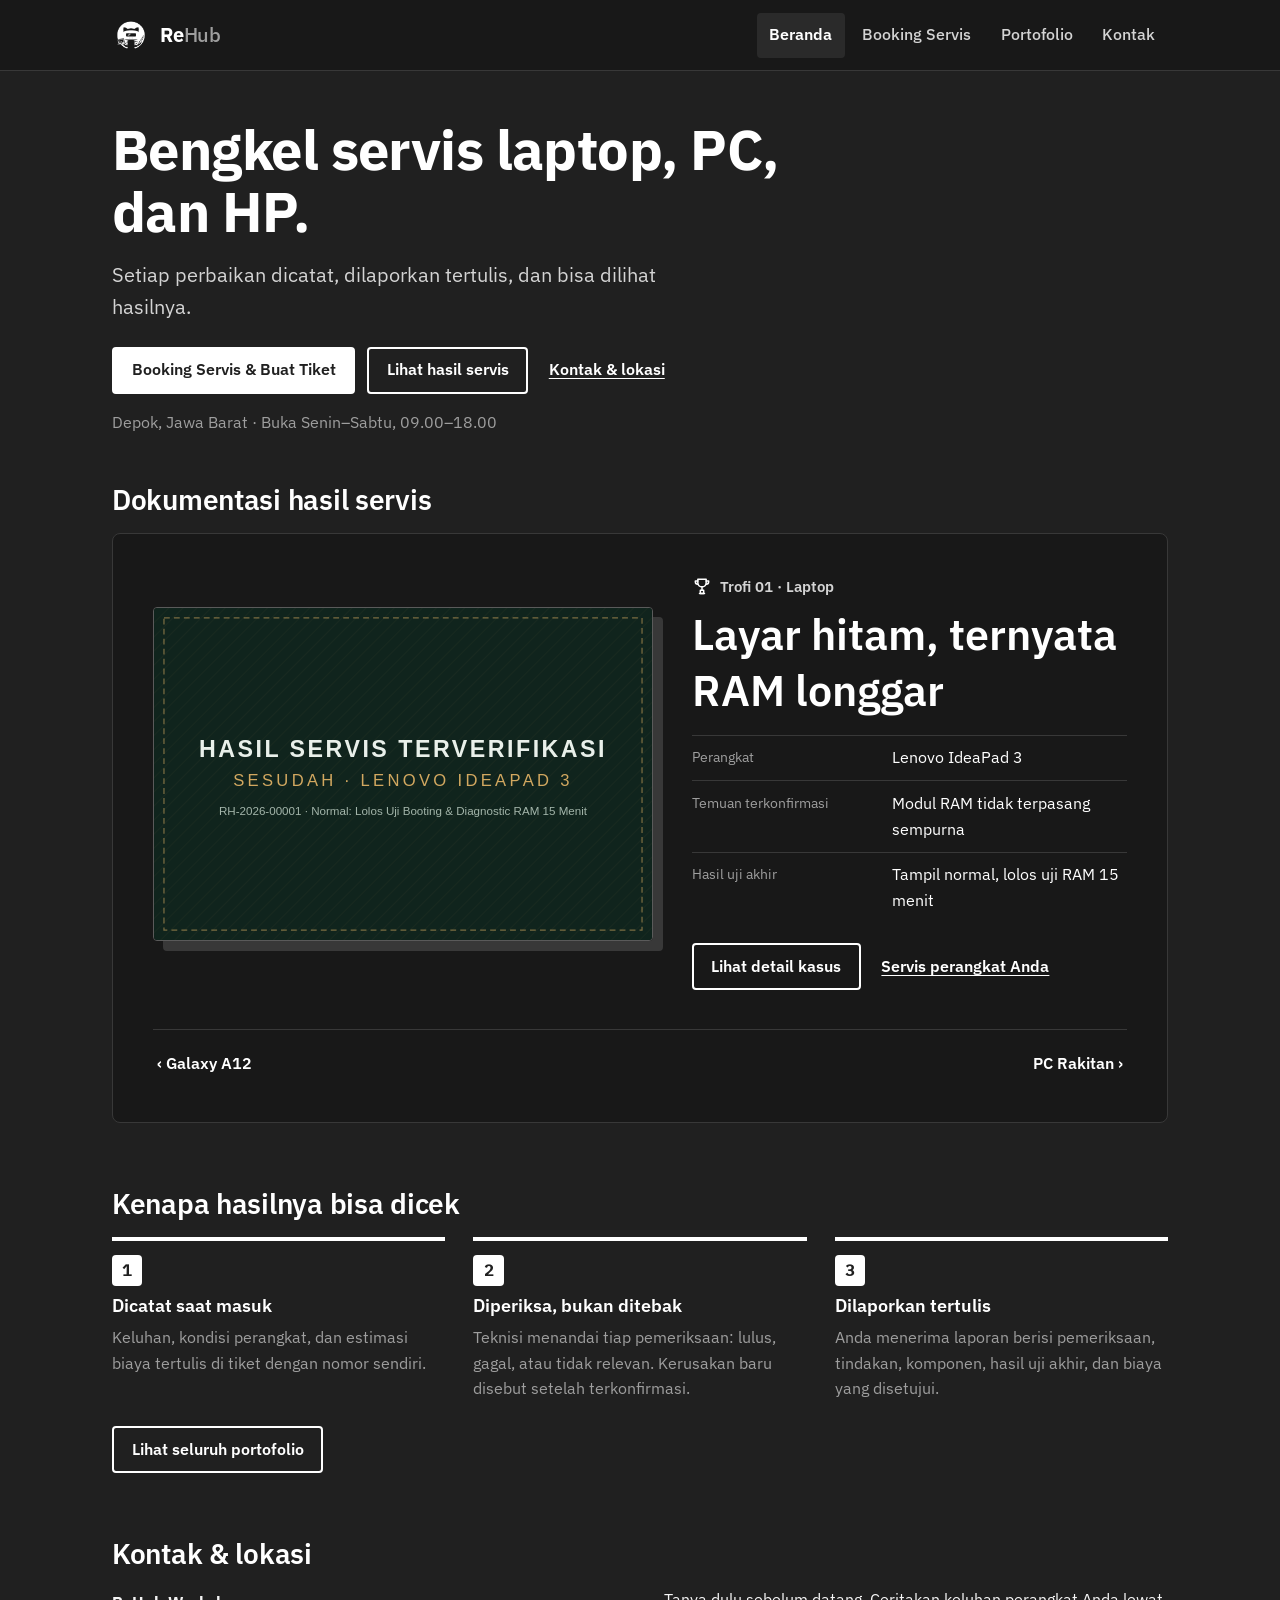
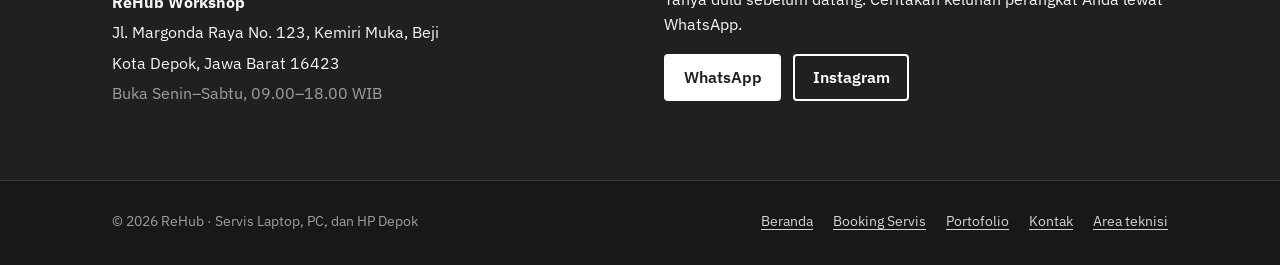
<file: index.html>
<!DOCTYPE html>
<html lang="id">
<head>
  <meta charset="utf-8">
  <meta name="viewport" content="width=device-width, initial-scale=1">
  <title>ReHub — Memuat...</title>
  <meta http-equiv="refresh" content="0; url=web-statis/">
  <link rel="canonical" href="https://rehub.id/">
  <meta name="theme-color" content="#202020">
  <link rel="icon" type="image/png" href="web-statis/img/logo.png">
  <style>
    body {
      margin: 0;
      min-height: 100vh;
      display: grid;
      place-items: center;
      background: #202020;
      color: #f5f5f5;
      font-family: -apple-system, BlinkMacSystemFont, "Segoe UI", Roboto, sans-serif;
      text-align: center;
    }
    a { color: #ffffff; text-underline-offset: .2em; }
  </style>
</head>
<body>
  <p>Mengarahkan ke <a href="web-statis/">ReHub</a>...</p>
</body>
</html>
</file>
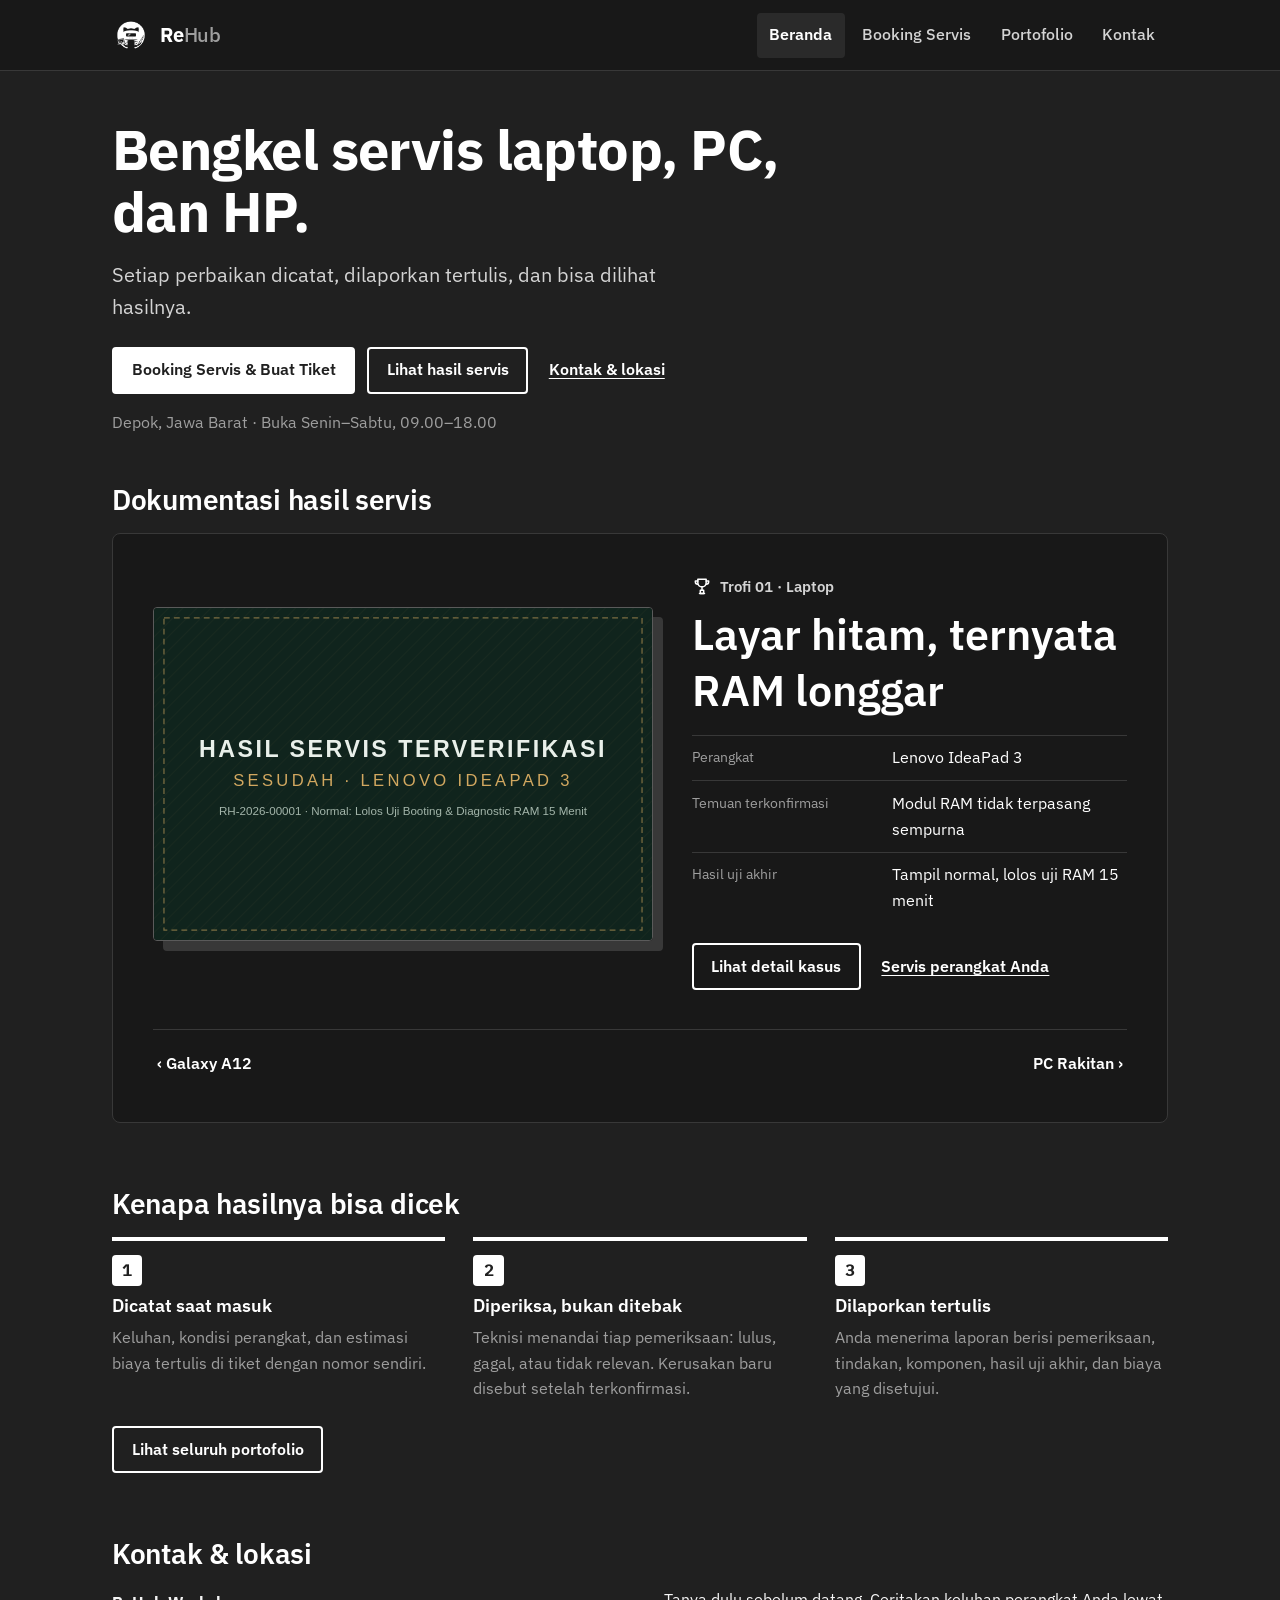
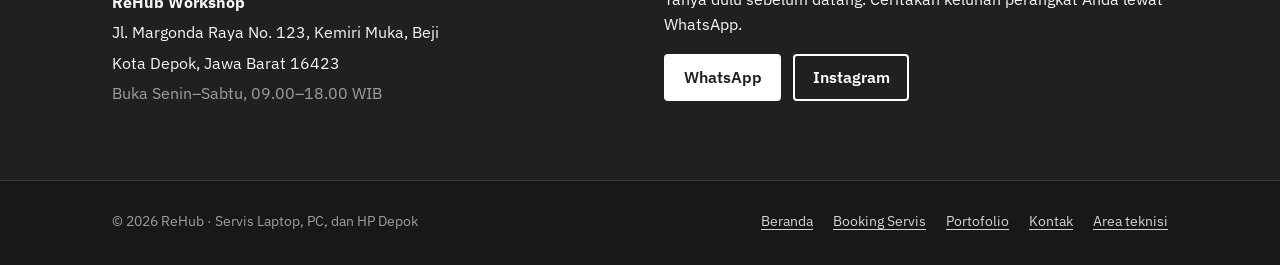
<file: web-statis/index.html>
<!DOCTYPE html>
<html lang="id">

<head>
  <meta charset="utf-8">
  <meta name="viewport" content="width=device-width, initial-scale=1">
  <title>Beranda — ReHub</title>
  <meta name="description" content="Bengkel servis laptop, PC, dan HP. Setiap perbaikan dicatat, dilaporkan tertulis, dan bisa dilihat hasilnya.">
  <link rel="canonical" href="https://rehub.id/">
  <link rel="icon" type="image/png" href="img/logo.png">
  <meta name="theme-color" content="#202020">
  <meta property="og:site_name" content="ReHub">
  <meta property="og:type" content="website">
  <meta property="og:url" content="https://rehub.id/">
  <meta property="og:title" content="Beranda — ReHub">
  <meta property="og:description" content="Bengkel servis laptop, PC, dan HP. Setiap perbaikan dicatat, dilaporkan tertulis, dan bisa dilihat hasilnya.">
  <meta property="og:image" content="img/logo.png">
  <link rel="stylesheet" href="css/style.css">
</head>

<body class="public">
  <a class="skip" href="#utama">Lewati ke konten utama</a>
  <header class="site-header">
    <div class="wrap site-header-inner">
      <a class="brand" href="index.html"><img class="brand-logo" src="img/logo.png" alt="" width="38" height="38"> <span
          class="brand-name">Re<span class="brand-sub">Hub</span></span></a>
      <nav aria-label="Navigasi utama">
        <ul>
          <li><a href="index.html" aria-current="page">Beranda</a></li>
          <li><a href="booking.html">Booking Servis</a></li>
          <li><a href="portofolio.html">Portofolio</a></li>
          <li><a href="kontak.html">Kontak</a></li>
        </ul>
      </nav>
    </div>
  </header>

  <main id="utama" class="wrap">
    <section class="hero" aria-labelledby="h-hero">
      <h1 id="h-hero">Bengkel servis laptop, PC, dan HP.</h1>
      <p class="lead">Setiap perbaikan dicatat, dilaporkan tertulis, dan bisa dilihat hasilnya.</p>
      <p class="actions">
        <a class="btn btn-solid" href="booking.html">Booking Servis &amp; Buat Tiket</a>
        <a class="btn btn-outline" href="portofolio.html">Lihat hasil servis</a>
        <a class="btn btn-link" href="kontak.html">Kontak &amp; lokasi</a>
      </p>
      <p class="hero-meta">Depok, Jawa Barat · Buka Senin–Sabtu, 09.00–18.00</p>
    </section>

    <!-- Showcase Hasil Servis Pilihan -->
    <section class="section showcase" aria-labelledby="h-showcase">
      <h2 id="h-showcase">Dokumentasi hasil servis</h2>
      <div class="trofi-hero">
        <div class="slides">

          <article class="slide" id="t1">
            <figure class="slide-photo">
              <img src="img/portofolio/trofi-01-sesudah.svg" width="1200" height="800"
                alt="Foto laptop Lenovo IdeaPad 3 setelah perbaikan modul RAM, layar tampil normal">
            </figure>
            <div class="slide-body">
              <p class="kicker"><img class="icon" src="img/trofi.svg" width="20" height="20" alt=""> Trofi 01 · Laptop
              </p>
              <h3>Layar hitam, ternyata RAM longgar</h3>
              <dl class="facts">
                <div>
                  <dt>Perangkat</dt>
                  <dd>Lenovo IdeaPad 3</dd>
                </div>
                <div>
                  <dt>Temuan terkonfirmasi</dt>
                  <dd>Modul RAM tidak terpasang sempurna</dd>
                </div>
                <div>
                  <dt>Hasil uji akhir</dt>
                  <dd>Tampil normal, lolos uji RAM 15 menit</dd>
                </div>
              </dl>
              <p class="actions">
                <a class="btn btn-outline" href="portofolio.html#trofi-01">Lihat detail kasus</a>
                <a class="btn btn-link" href="booking.html">Servis perangkat Anda</a>
              </p>
            </div>
            <nav class="slide-nav" aria-label="Pindah dari trofi 01">
              <a href="#t3" rel="prev"><span aria-hidden="true">‹</span> Galaxy A12</a>
              <a href="#t2" rel="next">PC Rakitan <span aria-hidden="true">›</span></a>
            </nav>
          </article>

          <article class="slide" id="t2">
            <figure class="slide-photo">
              <img src="img/portofolio/trofi-04-sesudah.svg" width="1200" height="800"
                alt="Foto PC rakitan setelah perbaikan PSU, stabil saat stress test">
            </figure>
            <div class="slide-body">
              <p class="kicker"><img class="icon" src="img/trofi.svg" width="20" height="20" alt=""> Trofi 04 · PC</p>
              <h3>Restart sendiri saat main game</h3>
              <dl class="facts">
                <div>
                  <dt>Perangkat</dt>
                  <dd>PC rakitan Ryzen 5 3600</dd>
                </div>
                <div>
                  <dt>Temuan terkonfirmasi</dt>
                  <dd>PSU lama tidak stabil saat beban tinggi</dd>
                </div>
                <div>
                  <dt>Hasil uji akhir</dt>
                  <dd>Stabil 30 menit stress test tanpa restart</dd>
                </div>
              </dl>
              <p class="actions">
                <a class="btn btn-outline" href="portofolio.html#trofi-04">Lihat detail kasus</a>
                <a class="btn btn-link" href="booking.html">Servis perangkat Anda</a>
              </p>
            </div>
            <nav class="slide-nav" aria-label="Pindah dari trofi 04">
              <a href="#t1" rel="prev"><span aria-hidden="true">‹</span> IdeaPad 3</a>
              <a href="#t3" rel="next">Galaxy A12 <span aria-hidden="true">›</span></a>
            </nav>
          </article>

          <article class="slide" id="t3">
            <figure class="slide-photo">
              <img src="img/portofolio/trofi-05-sesudah.svg" width="1200" height="800"
                alt="Foto Samsung Galaxy A12 setelah penggantian modul display sentuh">
            </figure>
            <div class="slide-body">
              <p class="kicker"><img class="icon" src="img/trofi.svg" width="20" height="20" alt=""> Trofi 05 · HP</p>
              <h3>Layar retak dan sentuhan mati</h3>
              <dl class="facts">
                <div>
                  <dt>Perangkat</dt>
                  <dd>Samsung Galaxy A12</dd>
                </div>
                <div>
                  <dt>Temuan terkonfirmasi</dt>
                  <dd>Panel layar rusak akibat benturan</dd>
                </div>
                <div>
                  <dt>Hasil uji akhir</dt>
                  <dd>Sentuhan berfungsi di seluruh area</dd>
                </div>
              </dl>
              <p class="actions">
                <a class="btn btn-outline" href="portofolio.html#trofi-05">Lihat detail kasus</a>
                <a class="btn btn-link" href="booking.html">Servis perangkat Anda</a>
              </p>
            </div>
            <nav class="slide-nav" aria-label="Pindah dari trofi 05">
              <a href="#t2" rel="prev"><span aria-hidden="true">‹</span> PC Rakitan</a>
              <a href="#t1" rel="next">IdeaPad 3 <span aria-hidden="true">›</span></a>
            </nav>
          </article>

        </div>
      </div>
    </section>

    <section class="section" aria-labelledby="h-percaya">
      <h2 id="h-percaya">Kenapa hasilnya bisa dicek</h2>
      <ol class="steps">
        <li>
          <h3>Dicatat saat masuk</h3>
          <p>Keluhan, kondisi perangkat, dan estimasi biaya tertulis di tiket dengan nomor sendiri.</p>
        </li>
        <li>
          <h3>Diperiksa, bukan ditebak</h3>
          <p>Teknisi menandai tiap pemeriksaan: lulus, gagal, atau tidak relevan. Kerusakan baru disebut setelah
            terkonfirmasi.</p>
        </li>
        <li>
          <h3>Dilaporkan tertulis</h3>
          <p>Anda menerima laporan berisi pemeriksaan, tindakan, komponen, hasil uji akhir, dan biaya yang disetujui.
          </p>
        </li>
      </ol>
      <p><a class="btn btn-outline" href="portofolio.html">Lihat seluruh portofolio</a></p>
    </section>

    <section class="section" id="kontak" aria-labelledby="h-kontak">
      <h2 id="h-kontak">Kontak &amp; lokasi</h2>
      <div class="contact-grid">
        <address>
          <strong>ReHub Workshop</strong><br>
          Jl. Margonda Raya No. 123, Kemiri Muka, Beji<br>
          Kota Depok, Jawa Barat 16423<br>
          <span class="muted">Buka Senin–Sabtu, 09.00–18.00 WIB</span>
        </address>
        <div>
          <p>Tanya dulu sebelum datang. Ceritakan keluhan perangkat Anda lewat WhatsApp.</p>
          <p class="actions">
            <a class="btn btn-solid"
              href="https://wa.me/6281234567890?text=Halo%20Admin%20ReHub%2C%20saya%20ingin%20konsultasi%20mengenai%20servis%20perangkat." target="_blank" rel="noopener noreferrer">WhatsApp</a>
            <a class="btn btn-outline" href="https://www.instagram.com/" target="_blank" rel="noopener noreferrer">Instagram</a>
          </p>
        </div>
      </div>
    </section>
  </main>

  <footer class="foot">
    <div class="wrap foot-inner">
      <p>© 2026 ReHub · Servis Laptop, PC, dan HP Depok</p>
      <ul class="foot-links">
        <li><a href="index.html">Beranda</a></li>
        <li><a href="booking.html">Booking Servis</a></li>
        <li><a href="portofolio.html">Portofolio</a></li>
        <li><a href="kontak.html">Kontak</a></li>
        <li><a href="dashboard.html">Area teknisi</a></li>
      </ul>
    </div>
  </footer>
</body>

</html>
</file>
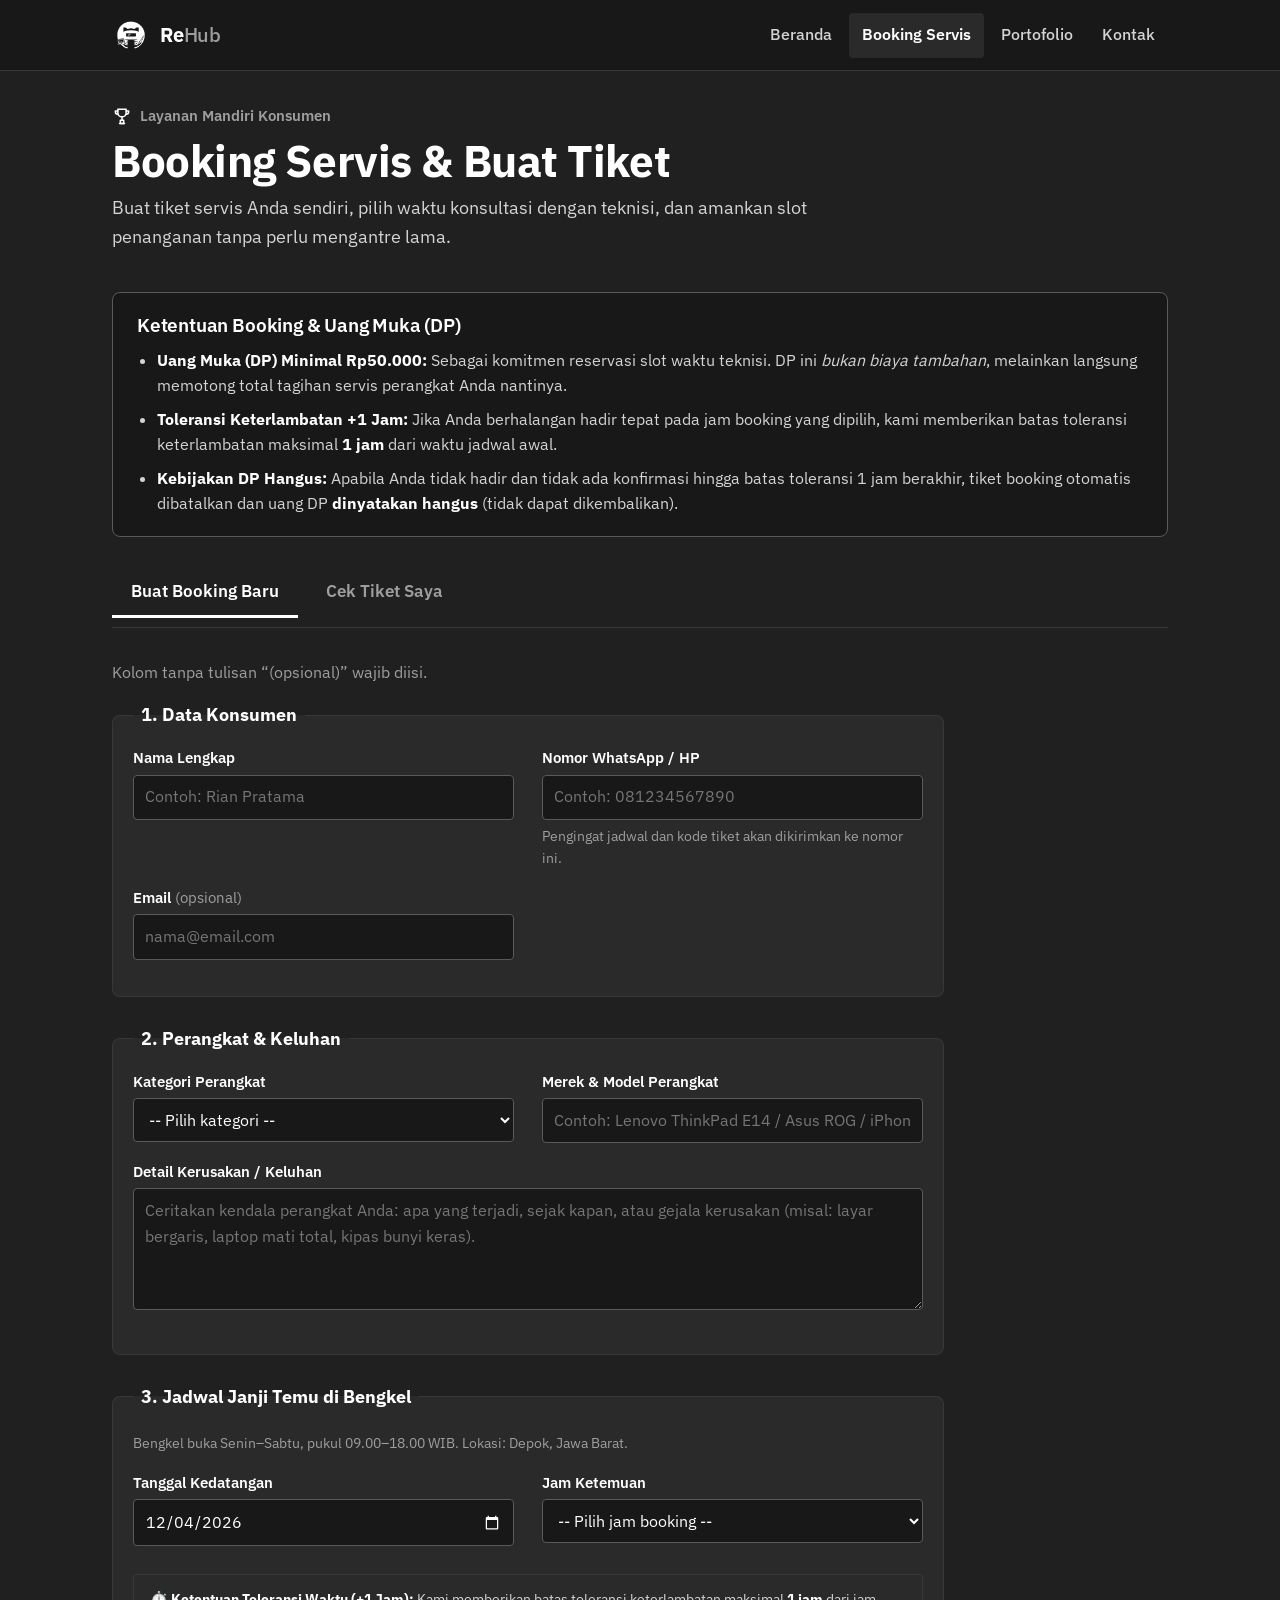
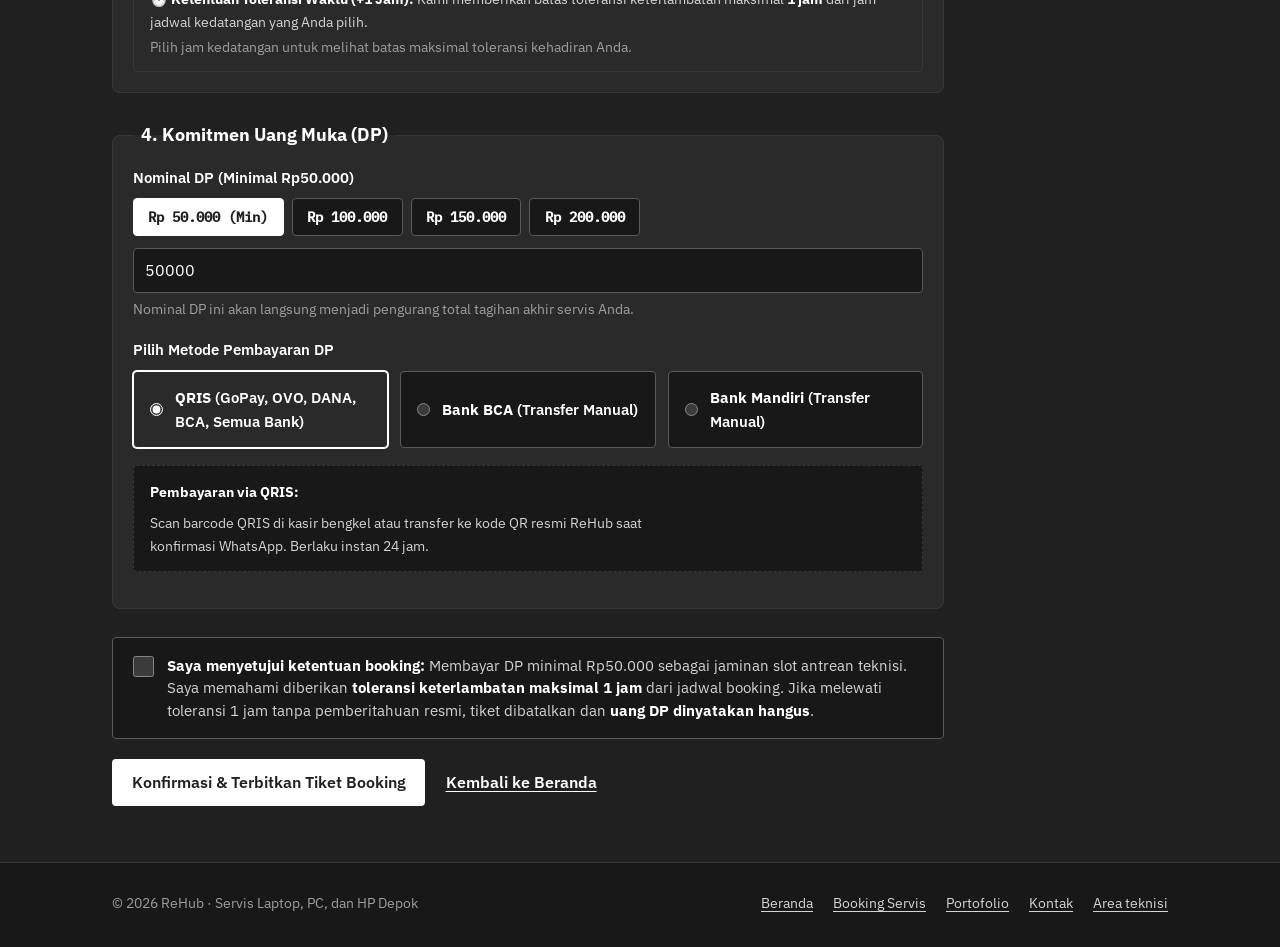
<file: web-statis/booking.html>
<!DOCTYPE html>
<html lang="id">
<head>
  <meta charset="utf-8">
  <meta name="viewport" content="width=device-width, initial-scale=1">
  <title>Booking Servis &amp; Buat Tiket — ReHub</title>
  <meta name="description" content="Booking jadwal servis laptop, PC, dan HP secara mandiri. Pilih jam ketemuan dengan teknisi, amankan slot antrean dengan DP minimal Rp50.000.">
  <link rel="canonical" href="https://rehub.id/booking.html">
  <link rel="icon" type="image/png" href="img/logo.png">
  <meta name="theme-color" content="#202020">
  <meta property="og:site_name" content="ReHub">
  <meta property="og:type" content="website">
  <meta property="og:url" content="https://rehub.id/booking.html">
  <meta property="og:title" content="Booking Servis & Buat Tiket — ReHub">
  <meta property="og:description" content="Booking jadwal servis laptop, PC, dan HP secara mandiri. Pilih jam ketemuan dengan teknisi, amankan slot antrean dengan DP minimal Rp50.000.">
  <meta property="og:image" content="img/logo.png">
  <link rel="stylesheet" href="css/style.css">
</head>
<body class="public">
  <a class="skip" href="#utama">Lewati ke konten utama</a>

  <!-- Header Publik -->
  <header class="site-header">
    <div class="wrap site-header-inner">
      <a class="brand" href="index.html">
        <img class="brand-logo" src="img/logo.png" alt="" width="38" height="38">
        <span class="brand-name">Re<span class="brand-sub">Hub</span></span>
      </a>
      <nav aria-label="Navigasi utama">
        <ul>
          <li><a href="index.html">Beranda</a></li>
          <li><a href="booking.html" aria-current="page">Booking Servis</a></li>
          <li><a href="portofolio.html">Portofolio</a></li>
          <li><a href="kontak.html">Kontak</a></li>
        </ul>
      </nav>
    </div>
  </header>

  <main id="utama" class="wrap">
    <!-- Judul Halaman -->
    <header class="page-head">
      <div>
        <p class="kicker"><img class="icon" src="img/trofi.svg" width="18" height="18" alt=""> Layanan Mandiri Konsumen</p>
        <h1>Booking Servis &amp; Buat Tiket</h1>
        <p class="lead">Buat tiket servis Anda sendiri, pilih waktu konsultasi dengan teknisi, dan amankan slot penanganan tanpa perlu mengantre lama.</p>
      </div>
    </header>

    <!-- Aturan & Kebijakan Booking (DP & Toleransi 1 Jam) -->
    <section class="policy-box" aria-labelledby="h-aturan">
      <h2 id="h-aturan">Ketentuan Booking &amp; Uang Muka (DP)</h2>
      <ul class="policy-list">
        <li>
          <strong>Uang Muka (DP) Minimal Rp50.000:</strong> 
          Sebagai komitmen reservasi slot waktu teknisi. DP ini <em>bukan biaya tambahan</em>, melainkan langsung memotong total tagihan servis perangkat Anda nantinya.
        </li>
        <li>
          <strong>Toleransi Keterlambatan +1 Jam:</strong> 
          Jika Anda berhalangan hadir tepat pada jam booking yang dipilih, kami memberikan batas toleransi keterlambatan maksimal <strong>1 jam</strong> dari waktu jadwal awal.
        </li>
        <li>
          <strong>Kebijakan DP Hangus:</strong> 
          Apabila Anda tidak hadir dan tidak ada konfirmasi hingga batas toleransi 1 jam berakhir, tiket booking otomatis dibatalkan dan uang DP <strong>dinyatakan hangus</strong> (tidak dapat dikembalikan).
        </li>
      </ul>
    </section>

    <!-- Tab Pilihan: Buat Tiket Baru vs Cek Tiket Saya (Pure CSS Tabs) -->
    <input type="radio" name="booking_tab" id="tab-baru" class="sr-only" checked>
    <input type="radio" name="booking_tab" id="tab-cek" class="sr-only">

    <div class="booking-tabs" role="tablist" aria-label="Pilihan layanan booking">
      <label for="tab-baru" class="booking-tab-btn" id="lbl-tab-baru" role="tab">Buat Booking Baru</label>
      <label for="tab-cek" class="booking-tab-btn" id="lbl-tab-cek" role="tab">Cek Tiket Saya</label>
    </div>

    <!-- Panel 1: Formulir Booking Baru -->
    <div id="panel-baru" class="booking-panel" role="tabpanel" aria-labelledby="lbl-tab-baru">
      <form class="form" id="booking-form" action="#booking-receipt" method="get">
        <p class="form-note">Kolom tanpa tulisan “(opsional)” wajib diisi.</p>

        <!-- 1. Data Konsumen -->
        <fieldset>
          <legend>1. Data Konsumen</legend>
          <div class="grid-2">
            <div class="field">
              <label for="b-nama">Nama Lengkap</label>
              <input id="b-nama" name="nama" type="text" autocomplete="name" required placeholder="Contoh: Rian Pratama" aria-describedby="b-nama-err">
              <p class="field-error" id="b-nama-err">Nama lengkap wajib diisi.</p>
            </div>
            <div class="field">
              <label for="b-telepon">Nomor WhatsApp / HP</label>
              <input id="b-telepon" name="telepon" type="tel" inputmode="tel" autocomplete="tel" required placeholder="Contoh: 081234567890" aria-describedby="b-tel-err b-tel-hint">
              <p class="field-error" id="b-tel-err">Nomor WhatsApp wajib diisi untuk konfirmasi jadwal.</p>
              <p class="hint" id="b-tel-hint">Pengingat jadwal dan kode tiket akan dikirimkan ke nomor ini.</p>
            </div>
            <div class="field">
              <label for="b-email">Email <span class="opt">(opsional)</span></label>
              <input id="b-email" name="email" type="email" autocomplete="email" placeholder="nama@email.com">
            </div>
          </div>
        </fieldset>

        <!-- 2. Data Perangkat & Keluhan -->
        <fieldset>
          <legend>2. Perangkat &amp; Keluhan</legend>
          <div class="grid-2">
            <div class="field">
              <label for="b-kategori">Kategori Perangkat</label>
              <select id="b-kategori" name="kategori" required aria-describedby="b-kat-err">
                <option value="">-- Pilih kategori --</option>
                <option value="Laptop">Laptop (Asus, Lenovo, Acer, HP, MacBook, dll)</option>
                <option value="PC">PC Komputer / Rakitan Desktop</option>
                <option value="HP">HP / Smartphone (Android &amp; iPhone)</option>
              </select>
              <p class="field-error" id="b-kat-err">Pilih kategori perangkat Anda.</p>
            </div>
            <div class="field">
              <label for="b-merek-model">Merek &amp; Model Perangkat</label>
              <input id="b-merek-model" name="merek_model" type="text" required placeholder="Contoh: Lenovo ThinkPad E14 / Asus ROG / iPhone 11" aria-describedby="b-mm-err">
              <p class="field-error" id="b-mm-err">Merek dan model perangkat wajib diisi.</p>
            </div>
          </div>
          <div class="field">
            <label for="b-keluhan">Detail Kerusakan / Keluhan</label>
            <textarea id="b-keluhan" name="keluhan" rows="4" required placeholder="Ceritakan kendala perangkat Anda: apa yang terjadi, sejak kapan, atau gejala kerusakan (misal: layar bergaris, laptop mati total, kipas bunyi keras)." aria-describedby="b-kel-err"></textarea>
            <p class="field-error" id="b-kel-err">Jelaskan keluhan kerusakan perangkat Anda.</p>
          </div>
        </fieldset>

        <!-- 3. Jadwal Janji Temu -->
        <fieldset>
          <legend>3. Jadwal Janji Temu di Bengkel</legend>
          <p class="hint hint-spaced">Bengkel buka Senin–Sabtu, pukul 09.00–18.00 WIB. Lokasi: Depok, Jawa Barat.</p>
          <div class="grid-2">
            <div class="field">
              <label for="b-tanggal">Tanggal Kedatangan</label>
              <input id="b-tanggal" name="tanggal" type="date" required aria-describedby="b-tgl-err">
              <p class="field-error" id="b-tgl-err">Pilih tanggal booking kedatangan.</p>
            </div>
            <div class="field">
              <label for="b-jam">Jam Ketemuan</label>
              <select id="b-jam" name="jam" required aria-describedby="b-jam-err">
                <option value="">-- Pilih jam booking --</option>
                <option value="09:00">09:00 WIB (Pagi)</option>
                <option value="10:00">10:00 WIB (Pagi)</option>
                <option value="11:00">11:00 WIB (Siang)</option>
                <option value="13:00">13:00 WIB (Siang)</option>
                <option value="14:00">14:00 WIB (Siang)</option>
                <option value="15:00">15:00 WIB (Sore)</option>
                <option value="16:00">16:00 WIB (Sore)</option>
                <option value="17:00">17:00 WIB (Sore)</option>
              </select>
              <p class="field-error" id="b-jam-err">Pilih jam ketemuan.</p>
            </div>
          </div>

          <!-- Ketentuan Toleransi Kedatangan (+1 Jam) -->
          <div class="tolerance-callout" id="preview-toleransi">
            <span>⏱️ <strong>Ketentuan Toleransi Waktu (+1 Jam):</strong> Kami memberikan batas toleransi keterlambatan maksimal <strong>1 jam</strong> dari jam jadwal kedatangan yang Anda pilih.</span>
            <div class="callout-note">Contoh: Jika memilih jam 14:00 WIB, batas maksimal tiba di bengkel adalah 15:00 WIB. Lewat toleransi 1 jam tanpa konfirmasi, slot dibatalkan dan DP hangus.</div>
          </div>
        </fieldset>

        <!-- 4. Komitmen DP & Metode Pembayaran -->
        <fieldset>
          <legend>4. Komitmen Uang Muka (DP)</legend>
          <div class="field">
            <label for="b-nominal-dp">Nominal DP (Minimal Rp50.000)</label>
            <div class="dp-chips" role="radiogroup" aria-label="Pilihan nominal cepat">
              <label class="dp-chip" for="dp-50k">
                <input type="radio" id="dp-50k" name="pilihan_dp" value="50000" class="sr-only" checked>
                <span>Rp 50.000 (Min)</span>
              </label>
              <label class="dp-chip" for="dp-100k">
                <input type="radio" id="dp-100k" name="pilihan_dp" value="100000" class="sr-only">
                <span>Rp 100.000</span>
              </label>
              <label class="dp-chip" for="dp-150k">
                <input type="radio" id="dp-150k" name="pilihan_dp" value="150000" class="sr-only">
                <span>Rp 150.000</span>
              </label>
              <label class="dp-chip" for="dp-200k">
                <input type="radio" id="dp-200k" name="pilihan_dp" value="200000" class="sr-only">
                <span>Rp 200.000</span>
              </label>
            </div>
            <input id="b-nominal-dp" name="nominal_dp" type="number" min="50000" step="5000" value="50000" required aria-describedby="b-dp-err b-dp-hint">
            <p class="field-error" id="b-dp-err">Nominal DP minimal adalah Rp50.000.</p>
            <p class="hint" id="b-dp-hint">Nominal DP ini akan langsung menjadi pengurang total tagihan akhir servis Anda.</p>
          </div>

          <div class="field">
            <span class="label" id="label-metode-bayar">Pilih Metode Pembayaran DP</span>
            <div class="payment-methods" role="radiogroup" aria-labelledby="label-metode-bayar">
              <label class="payment-option" for="pay-qris">
                <input type="radio" name="metode_bayar" id="pay-qris" value="QRIS" checked>
                <span><strong>QRIS</strong> (GoPay, OVO, DANA, BCA, Semua Bank)</span>
              </label>
              <label class="payment-option" for="pay-bca">
                <input type="radio" name="metode_bayar" id="pay-bca" value="Transfer Bank BCA">
                <span><strong>Bank BCA</strong> (Transfer Manual)</span>
              </label>
              <label class="payment-option" for="pay-mandiri">
                <input type="radio" name="metode_bayar" id="pay-mandiri" value="Transfer Bank Mandiri">
                <span><strong>Bank Mandiri</strong> (Transfer Manual)</span>
              </label>
            </div>

            <div class="payment-instructions" id="instruksi-qris">
              <p><strong>Pembayaran via QRIS:</strong></p>
              <p>Scan barcode QRIS di kasir bengkel atau transfer ke kode QR resmi ReHub saat konfirmasi WhatsApp. Berlaku instan 24 jam.</p>
            </div>
            <div class="payment-instructions" id="instruksi-bca">
              <p><strong>Rekening Transfer Resmi Bank BCA:</strong></p>
              <p>Bank BCA: <strong>873-091-2345</strong> a.n. <strong>PT ReHub Teknologi</strong></p>
              <p class="instruction-meta">Sertakan nomor tiket di berita transfer atau kirim bukti bayar ke WhatsApp admin.</p>
            </div>
            <div class="payment-instructions" id="instruksi-mandiri">
              <p><strong>Rekening Transfer Resmi Bank Mandiri:</strong></p>
              <p>Bank Mandiri: <strong>157-00-9876543-2</strong> a.n. <strong>PT ReHub Teknologi</strong></p>
              <p class="instruction-meta">Sertakan nomor tiket di berita transfer atau kirim bukti bayar ke WhatsApp admin.</p>
            </div>
          </div>
        </fieldset>

        <!-- 5. Persetujuan Syarat & Ketentuan -->
        <div class="field-checkbox">
          <input type="checkbox" id="b-setuju" name="setuju" required aria-describedby="b-setuju-err">
          <label for="b-setuju">
            <strong>Saya menyetujui ketentuan booking:</strong> 
            Membayar DP minimal Rp50.000 sebagai jaminan slot antrean teknisi. 
            Saya memahami diberikan <strong>toleransi keterlambatan maksimal 1 jam</strong> dari jadwal booking. 
            Jika melewati toleransi 1 jam tanpa pemberitahuan resmi, tiket dibatalkan dan <strong>uang DP dinyatakan hangus</strong>.
          </label>
          <p class="field-error" id="b-setuju-err">Anda wajib mencentang persetujuan ketentuan DP dan toleransi waktu.</p>
        </div>

        <!-- Tombol Eksekusi -->
        <p class="actions">
          <button class="btn btn-solid" type="submit" id="btn-submit-booking">Konfirmasi &amp; Terbitkan Tiket Booking</button>
          <a class="btn btn-link" href="index.html">Kembali ke Beranda</a>
        </p>
      </form>

      <!-- Bukti Tiket Booking (Muncul saat URL #booking-receipt aktif via CSS :target) -->
      <article class="booking-receipt" id="booking-receipt" aria-live="polite">
        <div class="receipt-header">
          <div>
            <p class="kicker kicker-highlight"><img class="icon" src="img/trofi.svg" width="18" height="18" alt=""> Bukti Booking Terkonfirmasi</p>
            <h2 class="receipt-title">Tiket Booking Konsumen</h2>
          </div>
          <div>
            <span class="ticket-code" id="res-tiket-kode">RH-2026-BOK01</span>
          </div>
        </div>

        <p class="proto-note">Prototipe statis: bukti tiket siap dicetak atau dikonfirmasi langsung ke WhatsApp bengkel.</p>

        <dl class="facts">
          <div><dt>Nomor Tiket</dt><dd><strong class="mono-ticket">RH-2026-BOK01</strong></dd></div>
          <div><dt>Nama Pelanggan</dt><dd id="res-nama">Rian Pratama</dd></div>
          <div><dt>Nomor Kontak / WA</dt><dd id="res-telepon">0812-3456-7890</dd></div>
          <div><dt>Perangkat &amp; Model</dt><dd id="res-perangkat">Laptop · Asus ROG G513</dd></div>
          <div><dt>Keluhan Utama</dt><dd id="res-keluhan">Overheat &amp; mati mendadak saat render video.</dd></div>
          <div><dt>Jadwal Kedatangan</dt><dd id="res-jadwal" class="fact-bold">Hari Ini pukul 14:00 WIB</dd></div>
          <div><dt>Batas Toleransi Hadir (+1 Jam)</dt><dd id="res-batas-toleransi" class="fact-bold">Pukul 15:00 WIB (+1 Jam Toleransi Maksimal)</dd></div>
          <div><dt>Uang Muka (DP)</dt><dd id="res-dp" class="fact-bold">Rp 50.000 (Terkonfirmasi)</dd></div>
          <div><dt>Metode Bayar</dt><dd id="res-metode">QRIS</dd></div>
          <div><dt>Status Tiket</dt><dd><span class="badge diagnosis">Booking / Menunggu Kedatangan</span></dd></div>
        </dl>

        <!-- Section Estimasi Kerusakan Mandiri Konsumen -->
        <section class="card receipt-diagnosis-box" id="customer-diagnosis-card" style="margin: 1.25rem 0; padding: 1.25rem; background: var(--surface-sunken); border: 2px dashed var(--line-strong); border-radius: var(--radius-lg);">
          <div class="diagnosis-box-head">
            <span class="tag">📋 Estimasi Kerusakan Mandiri</span>
            <h3 style="margin: 0.5rem 0 0.25rem 0; font-size: 1.15rem;">Cek Estimasi Kerusakan &amp; Biaya Awal</h3>
            <p class="muted" style="margin: 0 0 1rem 0; font-size: 0.9rem;">
              Ingin tahu kemungkinan komponen yang bermasalah sebelum datang ke bengkel? Jalankan analisis gejala otomatis untuk mendapatkan perkiraan kerusakan awal, kisaran estimasi biaya, dan panduan persiapan.
            </p>
          </div>

          <div id="customer-diagnosis-result" style="display: none; margin-bottom: 1rem;">
            <!-- Hasil analisis akan dirender di sini via JS -->
          </div>

          <p class="actions" style="margin: 0;">
            <button class="btn btn-outline" type="button" id="btn-customer-diagnose">🔍 Cek Estimasi Kerusakan</button>
          </p>
        </section>

        <div class="receipt-warning">
          <strong>Peringatan Kebijakan Waktu:</strong>
          <p class="receipt-note">
            Harap tiba di bengkel sebelum pukul <strong>15:00 WIB</strong> (batas toleransi +1 jam). Jika tidak hadir melewati batas toleransi tersebut tanpa konfirmasi, tiket hangus dan DP tidak dapat dikembalikan.
          </p>
        </div>

        <div class="receipt-actions">
          <a class="btn btn-solid" id="btn-wa-confirm" href="https://wa.me/6281234567890?text=Halo%20Admin%20ReHub%2C%20saya%20sudah%20mengisi%20form%20booking%20servis%20di%20website.%20Mohon%20konfirmasi%20jadwal%20kedatangan%20dan%20slot%20teknisi%20saya.%20Terima%20kasih!" target="_blank" rel="noopener noreferrer">Kirim Konfirmasi ke WhatsApp Bengkel</a>
          <button class="btn btn-outline" type="button" title="Gunakan pintasan Ctrl+P / Cmd+P di browser">Cetak / Simpan Bukti (Ctrl+P)</button>
          <a class="btn btn-link" href="booking.html" id="btn-booking-lagi">Buat Booking Lain</a>
        </div>
      </article>
    </div>

    <!-- Panel 2: Cek Riwayat Tiket Konsumen -->
    <div id="panel-cek" class="booking-panel" role="tabpanel" aria-labelledby="lbl-tab-cek">
      <section class="card section-card">
        <h2>Cek Status Tiket Anda</h2>
        <p class="muted">Masukkan nomor tiket booking (contoh: RH-2026-BOK01) atau nomor WhatsApp yang Anda gunakan saat booking.</p>
        
        <form class="filters filters-seamless" action="booking.html" method="get" role="search">
          <div class="field grow">
            <label for="cek-input">Nomor Tiket atau Nomor WhatsApp</label>
            <input id="cek-input" name="cek_q" type="text" placeholder="RH-2026-BOK... atau 0812...">
          </div>
          <button class="btn btn-solid" type="submit" id="btn-cari-tiket">Cari Tiket</button>
        </form>

        <div id="hasil-cek-wrapper" class="search-results-wrap">
          <p class="proto-note">Prototipe statis: Contoh data tiket booking yang tersimpan.</p>
          <div id="daftar-tiket-tersimpan">
            <article class="card card-ticket-item">
              <div class="ticket-item-header">
                <strong class="mono-ticket-lg">RH-2026-BOK01</strong>
                <span class="badge diagnosis">Booking / Menunggu Kedatangan</span>
              </div>
              <p><strong>Rian Pratama</strong> · Laptop Asus ROG G513</p>
              <p class="muted ticket-item-desc">Overheat &amp; mati mendadak saat render video. Janji temu di bengkel.</p>
              <div class="notice ticket-item-notice">
                <div>🕒 <strong>Jadwal:</strong> Hari Ini pukul 14:00 WIB</div>
                <div>⏱️ <strong>Toleransi Maksimal:</strong> pukul 15:00 WIB (setelah ini DP hangus)</div>
                <div>💰 <strong>DP:</strong> Rp 50.000 via QRIS (Terverifikasi)</div>
              </div>
            </article>
          </div>
        </div>
      </section>
    </div>
  </main>

  <!-- Footer Publik -->
  <footer class="foot">
    <div class="wrap foot-inner">
      <p>© 2026 ReHub · Servis Laptop, PC, dan HP Depok</p>
      <ul class="foot-links">
        <li><a href="index.html">Beranda</a></li>
        <li><a href="booking.html">Booking Servis</a></li>
        <li><a href="portofolio.html">Portofolio</a></li>
        <li><a href="kontak.html">Kontak</a></li>
        <li><a href="dashboard.html">Area teknisi</a></li>
      </ul>
    </div>
  </footer>

  <script src="js/storage.js"></script>
  <script src="js/booking.js"></script>
</body>
</html>
</file>
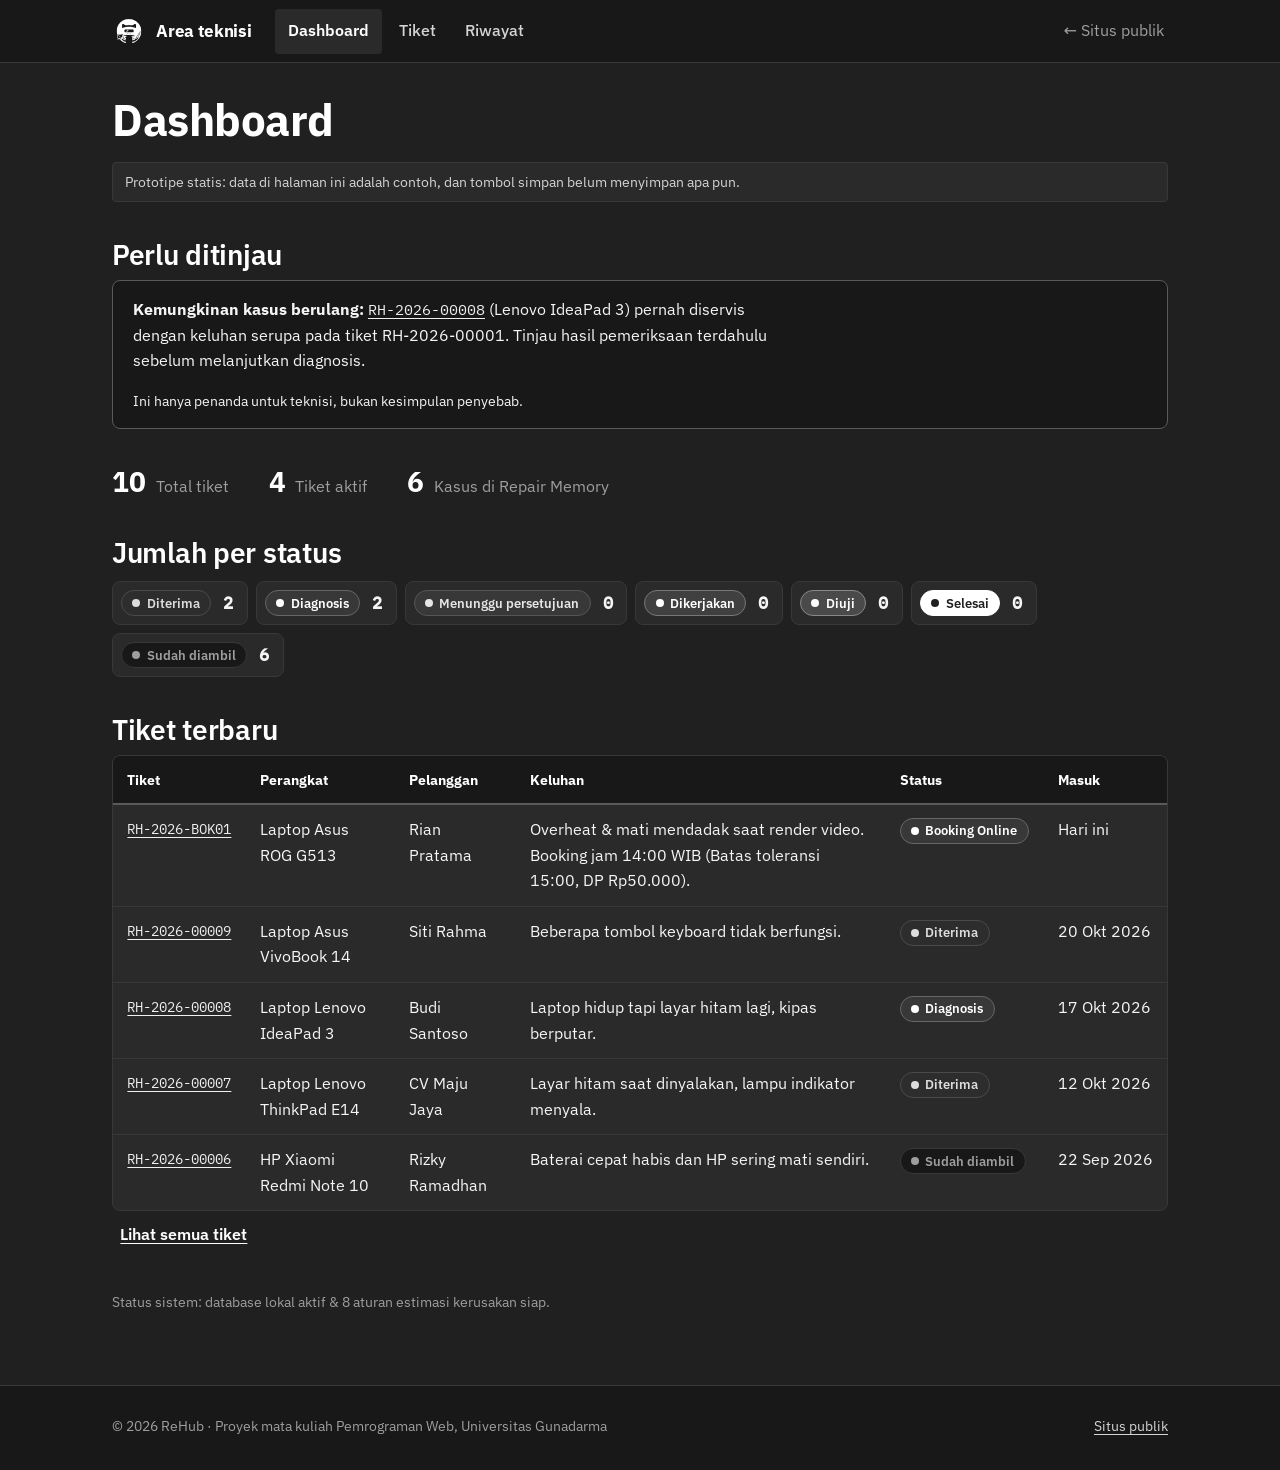
<file: web-statis/dashboard.html>
<!DOCTYPE html>
<html lang="id">
<head>
  <meta charset="utf-8">
  <meta name="viewport" content="width=device-width, initial-scale=1">
  <title>Dashboard — ReHub</title>
  <meta name="description" content="Ringkasan tiket servis dan kasus yang perlu ditinjau.">
  <meta name="robots" content="noindex">
  <link rel="icon" type="image/png" href="img/logo.png">
  <meta name="theme-color" content="#202020">
  <link rel="stylesheet" href="css/style.css">
</head>
<body class="staff">
  <a class="skip" href="#utama">Lewati ke konten utama</a>
  <header class="staff-bar">
    <div class="wrap staff-bar-inner">
      <a class="brand" href="dashboard.html"><img class="brand-logo" src="img/logo.png" alt="" width="38" height="38"> <span class="brand-name">Area teknisi</span></a>
      <nav aria-label="Navigasi area teknisi">
        <ul>
          <li><a href="dashboard.html" aria-current="page">Dashboard</a></li>
          <li><a href="tiket.html">Tiket</a></li>
          <li><a href="riwayat.html">Riwayat</a></li>
        </ul>
      </nav>
      <a class="staff-exit" href="index.html">← Situs publik</a>
    </div>
  </header>

      <main id="utama" class="wrap">
        <header class="page-head">
          <h1>Dashboard</h1>
        </header>
        <p class="proto-note">Prototipe statis: data di halaman ini adalah contoh, dan tombol simpan belum menyimpan apa pun.</p>

        <section class="section" aria-labelledby="h-ulang">
          <h2 id="h-ulang">Perlu ditinjau</h2>
          <div class="notice warn" role="note">
            <p><strong>Kemungkinan kasus berulang:</strong> <a href="tiket-detail.html">RH-2026-00008</a> (Lenovo IdeaPad 3) pernah diservis dengan keluhan serupa pada tiket RH-2026-00001. Tinjau hasil pemeriksaan terdahulu sebelum melanjutkan diagnosis.</p>
            <p class="small">Ini hanya penanda untuk teknisi, bukan kesimpulan penyebab.</p>
          </div>
        </section>

        <section class="section" aria-label="Ringkasan">
          <ul class="stats">
            <li><strong>9</strong><span>Total tiket</span></li>
            <li><strong>3</strong><span>Tiket aktif</span></li>
            <li><strong>6</strong><span>Kasus di Repair Memory</span></li>
          </ul>
        </section>

        <section class="section" aria-labelledby="h-status">
          <h2 id="h-status">Jumlah per status</h2>
          <ul class="status-row">
            <li><a href="tiket.html?status=received"><span class="badge received">Diterima</span> <strong>2</strong></a></li>
            <li><a href="tiket.html?status=diagnosis"><span class="badge diagnosis">Diagnosis</span> <strong>1</strong></a></li>
            <li><a href="tiket.html?status=waiting"><span class="badge waiting">Menunggu persetujuan</span> <strong>0</strong></a></li>
            <li><a href="tiket.html?status=repair"><span class="badge repair">Dikerjakan</span> <strong>0</strong></a></li>
            <li><a href="tiket.html?status=testing"><span class="badge testing">Diuji</span> <strong>0</strong></a></li>
            <li><a href="tiket.html?status=completed"><span class="badge completed">Selesai</span> <strong>0</strong></a></li>
            <li><a href="tiket.html?status=returned"><span class="badge returned">Sudah diambil</span> <strong>6</strong></a></li>
          </ul>
        </section>

        <section class="section" aria-labelledby="h-terbaru">
          <h2 id="h-terbaru">Tiket terbaru</h2>
          <div class="table-wrap">
            <table>
              <caption class="sr-only">Lima tiket terbaru</caption>
            <thead>
              <tr><th scope="col">Tiket</th><th scope="col">Perangkat</th><th scope="col">Pelanggan</th><th scope="col">Keluhan</th><th scope="col">Status</th><th scope="col">Masuk</th></tr>
            </thead>
            <tbody>
              <tr>
                <td><a href="tiket-detail.html">RH-2026-BOK01</a></td>
                <td>Laptop Asus ROG G513</td>
                <td>Rian Pratama</td>
                <td>Overheat &amp; mati mendadak. Booking jam 14:00 WIB (Batas toleransi 15:00, DP Rp50.000).</td>
                <td><span class="badge diagnosis">Booking Online</span></td>
                <td><time datetime="2026-11-03">Hari ini</time></td>
              </tr>
              <tr>
                <td><a href="tiket-detail.html">RH-2026-00009</a></td>
                <td>Laptop Asus VivoBook 14</td>
                <td>Siti Rahma</td>
                <td>Beberapa tombol keyboard tidak berfungsi.</td>
                <td><span class="badge received">Diterima</span></td>
                <td><time datetime="2026-10-20">20 Okt 2026</time></td>
              </tr>
              <tr>
                <td><a href="tiket-detail.html">RH-2026-00008</a></td>
                <td>Laptop Lenovo IdeaPad 3</td>
                <td>Budi Santoso</td>
                <td>Laptop hidup tapi layar hitam lagi, kipas berputar.</td>
                <td><span class="badge diagnosis">Diagnosis</span></td>
                <td><time datetime="2026-10-17">17 Okt 2026</time></td>
              </tr>
              <tr>
                <td><a href="tiket-detail.html">RH-2026-00007</a></td>
                <td>Laptop Lenovo ThinkPad E14</td>
                <td>CV Maju Jaya</td>
                <td>Layar hitam saat dinyalakan, lampu indikator menyala.</td>
                <td><span class="badge received">Diterima</span></td>
                <td><time datetime="2026-10-12">12 Okt 2026</time></td>
              </tr>
              <tr>
                <td><a href="tiket-detail.html">RH-2026-00006</a></td>
                <td>HP Xiaomi Redmi Note 10</td>
                <td>Rizky Ramadhan</td>
                <td>Baterai cepat habis dan HP sering mati sendiri.</td>
                <td><span class="badge returned">Sudah diambil</span></td>
                <td><time datetime="2026-09-22">22 Sep 2026</time></td>
              </tr>
              <tr>
                <td><a href="tiket-detail.html">RH-2026-00005</a></td>
                <td>HP Samsung Galaxy A12</td>
                <td>Dewi Lestari</td>
                <td>HP jatuh, layar retak dan sentuhan tidak merespons di sebagian area.</td>
                <td><span class="badge returned">Sudah diambil</span></td>
                <td><time datetime="2026-09-19">19 Sep 2026</time></td>
              </tr>
            </tbody>
            </table>
          </div>
          <p><a class="btn btn-link" href="tiket.html">Lihat semua tiket</a></p>
        </section>

        <p class="small muted sys-note">Status sistem: database lokal aktif &amp; 8 aturan estimasi kerusakan siap.</p>
      </main>

  <footer class="foot">
    <div class="wrap foot-inner">
      <p>© 2026 ReHub · Proyek mata kuliah Pemrograman Web, Universitas Gunadarma</p>
      <ul class="foot-links">
        <li><a href="index.html">Situs publik</a></li>
      </ul>
    </div>
  </footer>

  <script src="js/storage.js"></script>
  <script src="js/teknisi.js"></script>
</body>
</html>
</file>
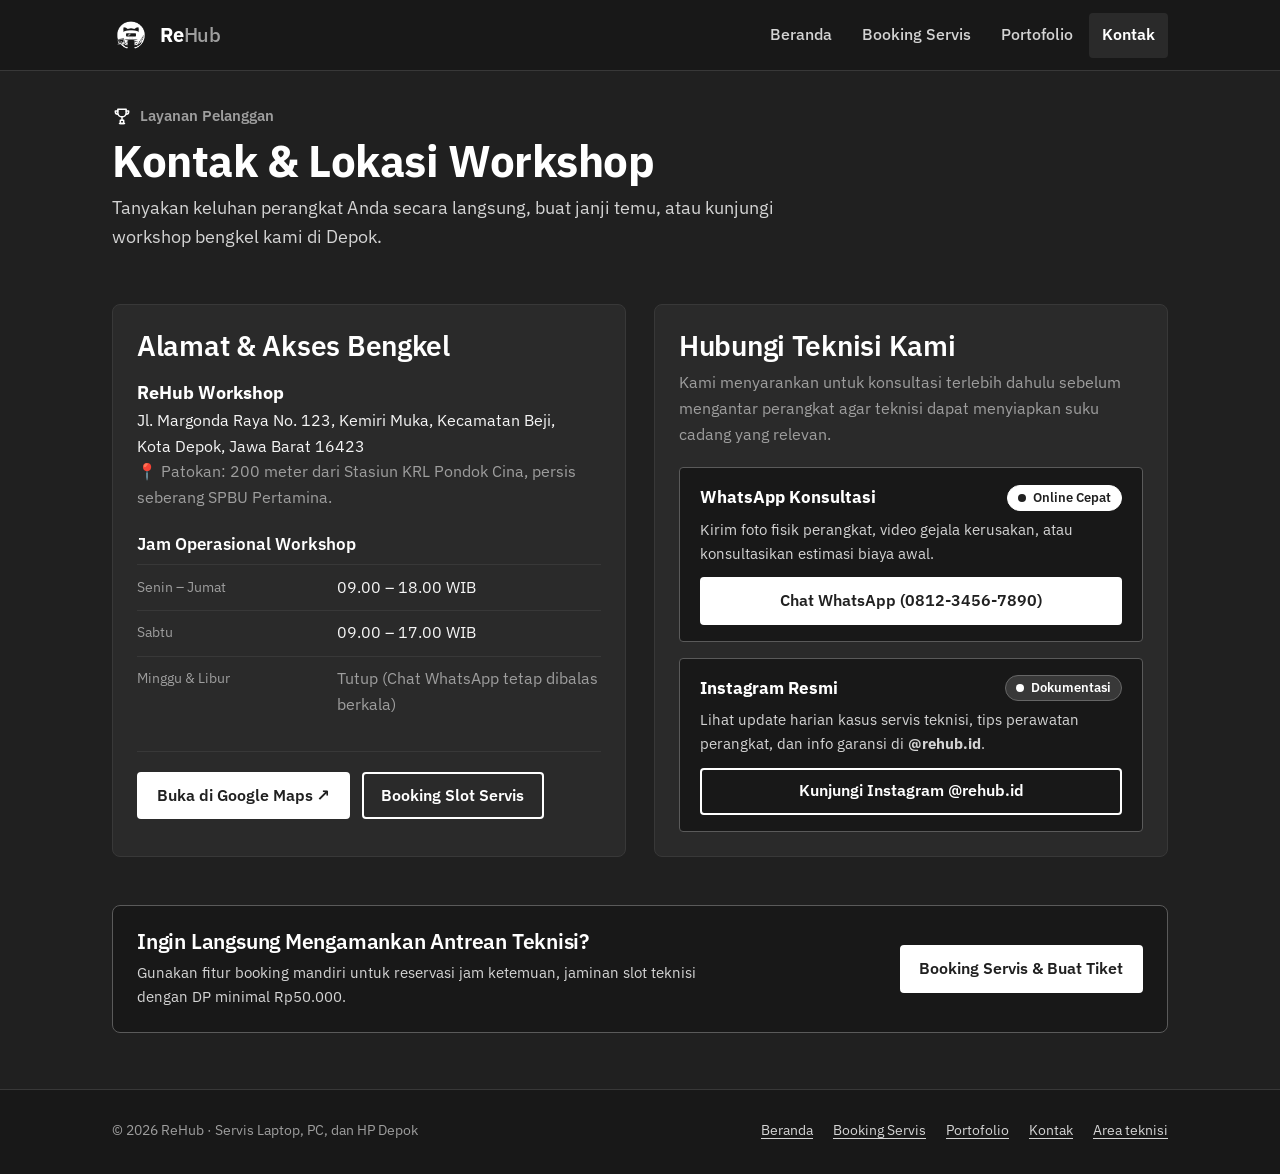
<file: web-statis/kontak.html>
<!DOCTYPE html>
<html lang="id">
<head>
  <meta charset="utf-8">
  <meta name="viewport" content="width=device-width, initial-scale=1">
  <title>Kontak &amp; Lokasi — ReHub</title>
  <meta name="description" content="Alamat workshop, jam operasional, dan kontak WhatsApp resmi ReHub Depok. Konsultasikan servis laptop, PC, dan HP Anda.">
  <link rel="canonical" href="https://rehub.id/kontak.html">
  <link rel="icon" type="image/png" href="img/logo.png">
  <meta name="theme-color" content="#202020">
  <meta property="og:site_name" content="ReHub">
  <meta property="og:type" content="website">
  <meta property="og:url" content="https://rehub.id/kontak.html">
  <meta property="og:title" content="Kontak & Lokasi — ReHub">
  <meta property="og:description" content="Alamat workshop, jam operasional, dan kontak WhatsApp resmi ReHub Depok. Konsultasikan servis laptop, PC, dan HP Anda.">
  <meta property="og:image" content="img/logo.png">
  <link rel="stylesheet" href="css/style.css">
</head>
<body class="public">
  <a class="skip" href="#utama">Lewati ke konten utama</a>

  <!-- Header Publik (Urutan: Beranda, Booking Servis, Portofolio, Kontak) -->
  <header class="site-header">
    <div class="wrap site-header-inner">
      <a class="brand" href="index.html">
        <img class="brand-logo" src="img/logo.png" alt="" width="38" height="38">
        <span class="brand-name">Re<span class="brand-sub">Hub</span></span>
      </a>
      <nav aria-label="Navigasi utama">
        <ul>
          <li><a href="index.html">Beranda</a></li>
          <li><a href="booking.html">Booking Servis</a></li>
          <li><a href="portofolio.html">Portofolio</a></li>
          <li><a href="kontak.html" aria-current="page">Kontak</a></li>
        </ul>
      </nav>
    </div>
  </header>

  <main id="utama" class="wrap">
    <!-- Judul Halaman -->
    <header class="page-head">
      <div>
        <p class="kicker"><img class="icon" src="img/trofi.svg" width="18" height="18" alt=""> Layanan Pelanggan</p>
        <h1>Kontak &amp; Lokasi Workshop</h1>
        <p class="lead">Tanyakan keluhan perangkat Anda secara langsung, buat janji temu, atau kunjungi workshop bengkel kami di Depok.</p>
      </div>
    </header>

    <!-- Grid Kontak & Detail Lokasi -->
    <div class="two-col contact-detail-grid">
      <!-- Kolom 1: Informasi Bengkel & Jam Buka -->
      <section class="card" aria-labelledby="h-lokasi">
        <h2 id="h-lokasi">Alamat &amp; Akses Bengkel</h2>
        <address class="contact-address">
          <strong class="workshop-name">ReHub Workshop</strong><br>
          Jl. Margonda Raya No. 123, Kemiri Muka, Kecamatan Beji,<br>
          Kota Depok, Jawa Barat 16423<br>
          <span class="muted">📍 Patokan: 200 meter dari Stasiun KRL Pondok Cina, persis seberang SPBU Pertamina.</span>
        </address>

        <div class="hours-block">
          <h3 class="hours-title">Jam Operasional Workshop</h3>
          <dl class="facts mb-0">
            <div>
              <dt>Senin – Jumat</dt>
              <dd>09.00 – 18.00 WIB</dd>
            </div>
            <div>
              <dt>Sabtu</dt>
              <dd>09.00 – 17.00 WIB</dd>
            </div>
            <div>
              <dt>Minggu &amp; Libur</dt>
              <dd><span class="muted">Tutup (Chat WhatsApp tetap dibalas berkala)</span></dd>
            </div>
          </dl>
        </div>

        <div class="card-footer-actions">
          <p class="actions">
            <a class="btn btn-solid" href="https://maps.google.com/?q=Stasiun+Pondok+Cina+Depok" target="_blank" rel="noopener noreferrer">Buka di Google Maps ↗</a>
            <a class="btn btn-outline" href="booking.html">Booking Slot Servis</a>
          </p>
        </div>
      </section>

      <!-- Kolom 2: Saluran Chat & Tanya Cepat -->
      <section class="card" aria-labelledby="h-saluran">
        <h2 id="h-saluran">Hubungi Teknisi Kami</h2>
        <p class="muted">Kami menyarankan untuk konsultasi terlebih dahulu sebelum mengantar perangkat agar teknisi dapat menyiapkan suku cadang yang relevan.</p>

        <div class="contact-channels">
          <!-- Kartu WhatsApp -->
          <div class="channel-card">
            <div class="channel-header">
              <strong>WhatsApp Konsultasi</strong>
              <span class="badge completed">Online Cepat</span>
            </div>
            <p class="channel-desc">
              Kirim foto fisik perangkat, video gejala kerusakan, atau konsultasikan estimasi biaya awal.
            </p>
            <a class="btn btn-solid btn-block" href="https://wa.me/6281234567890?text=Halo%20Admin%20ReHub%2C%20saya%20ingin%20konsultasi%20mengenai%20servis%20perangkat." target="_blank" rel="noopener noreferrer">
              Chat WhatsApp (0812-3456-7890)
            </a>
          </div>

          <!-- Kartu Instagram & Media Sosial -->
          <div class="channel-card">
            <div class="channel-header">
              <strong>Instagram Resmi</strong>
              <span class="badge diagnosis">Dokumentasi</span>
            </div>
            <p class="channel-desc">
              Lihat update harian kasus servis teknisi, tips perawatan perangkat, dan info garansi di <strong>@rehub.id</strong>.
            </p>
            <a class="btn btn-outline btn-block" href="https://www.instagram.com/" target="_blank" rel="noopener noreferrer">
              Kunjungi Instagram @rehub.id
            </a>
          </div>
        </div>
      </section>
    </div>

    <!-- Banner Aksi Booking Mandiri -->
    <section class="booking-banner">
      <div class="booking-banner-inner">
        <div>
          <h2>Ingin Langsung Mengamankan Antrean Teknisi?</h2>
          <p>
            Gunakan fitur booking mandiri untuk reservasi jam ketemuan, jaminan slot teknisi dengan DP minimal Rp50.000.
          </p>
        </div>
        <div>
          <a class="btn btn-solid" href="booking.html">Booking Servis &amp; Buat Tiket</a>
        </div>
      </div>
    </section>
  </main>

  <!-- Footer Publik -->
  <footer class="foot">
    <div class="wrap foot-inner">
      <p>© 2026 ReHub · Servis Laptop, PC, dan HP Depok</p>
      <ul class="foot-links">
        <li><a href="index.html">Beranda</a></li>
        <li><a href="booking.html">Booking Servis</a></li>
        <li><a href="portofolio.html">Portofolio</a></li>
        <li><a href="kontak.html">Kontak</a></li>
        <li><a href="dashboard.html">Area teknisi</a></li>
      </ul>
    </div>
  </footer>
</body>
</html>
</file>
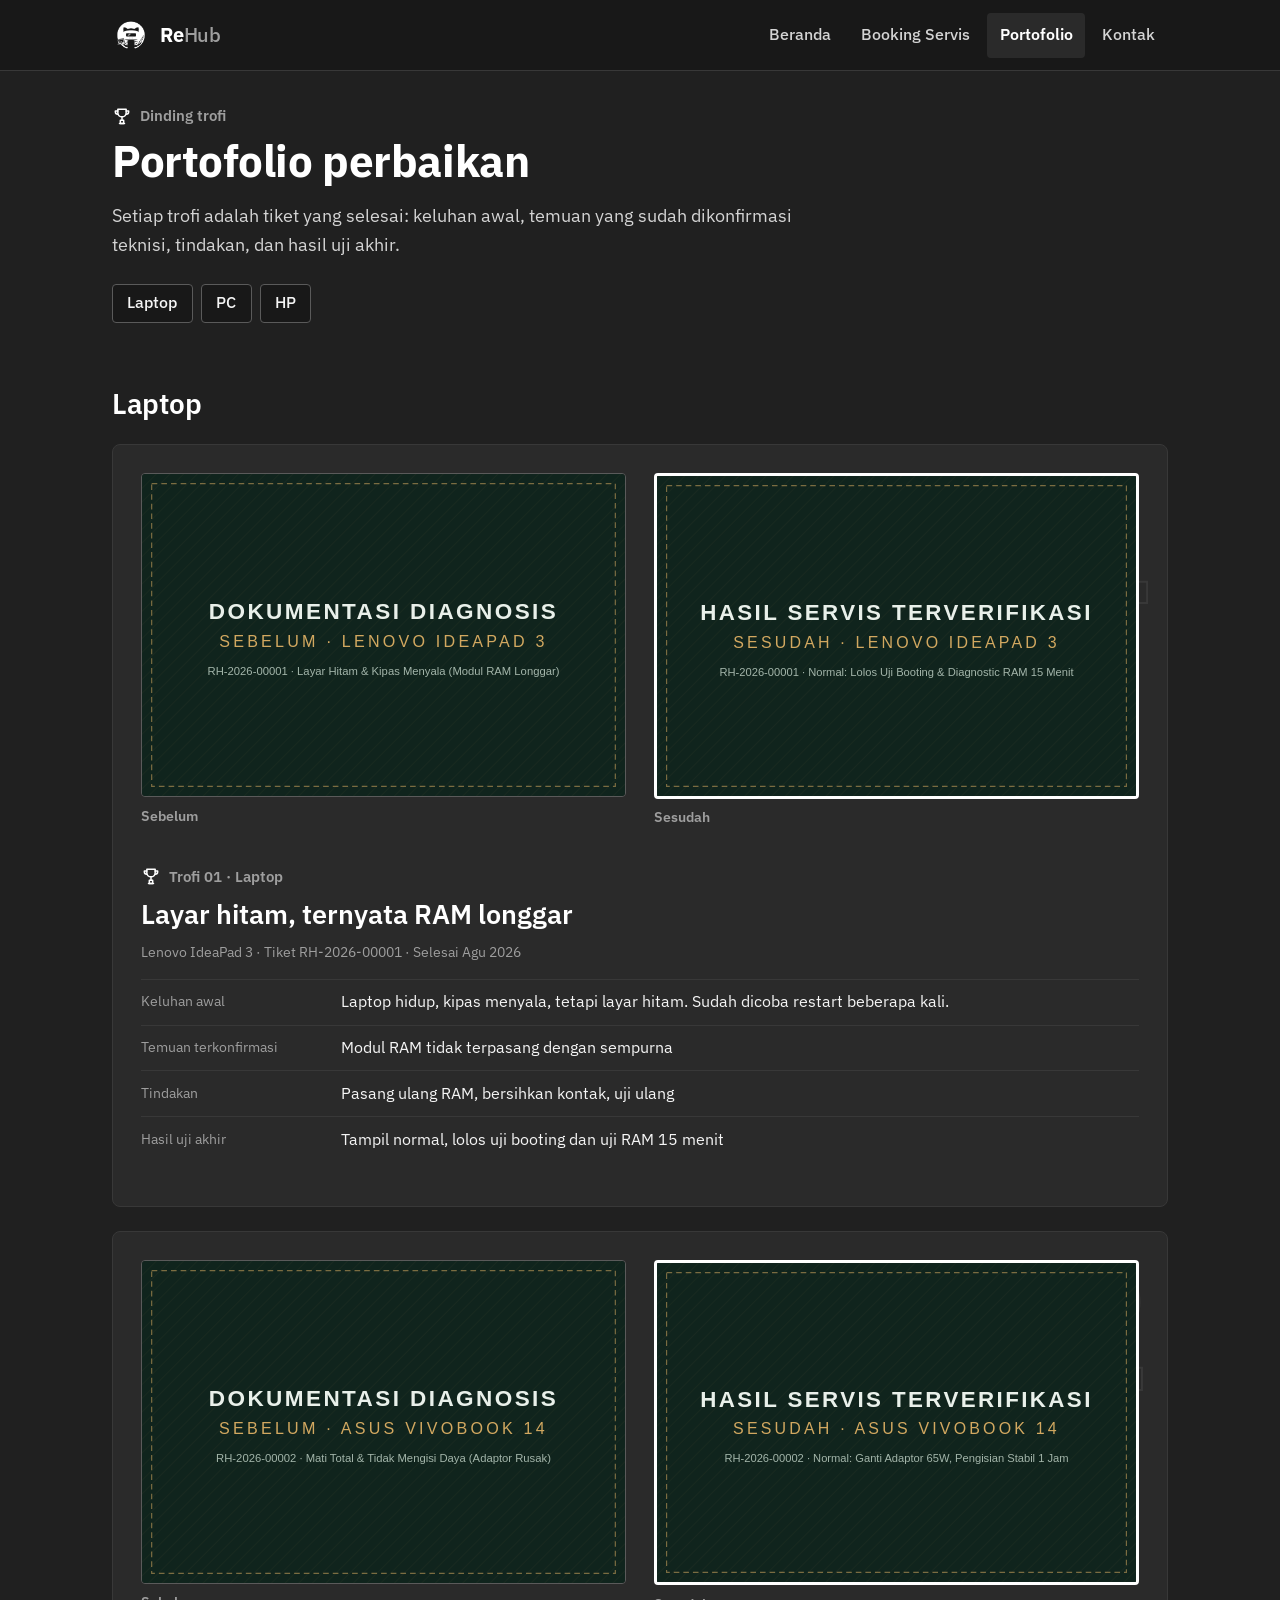
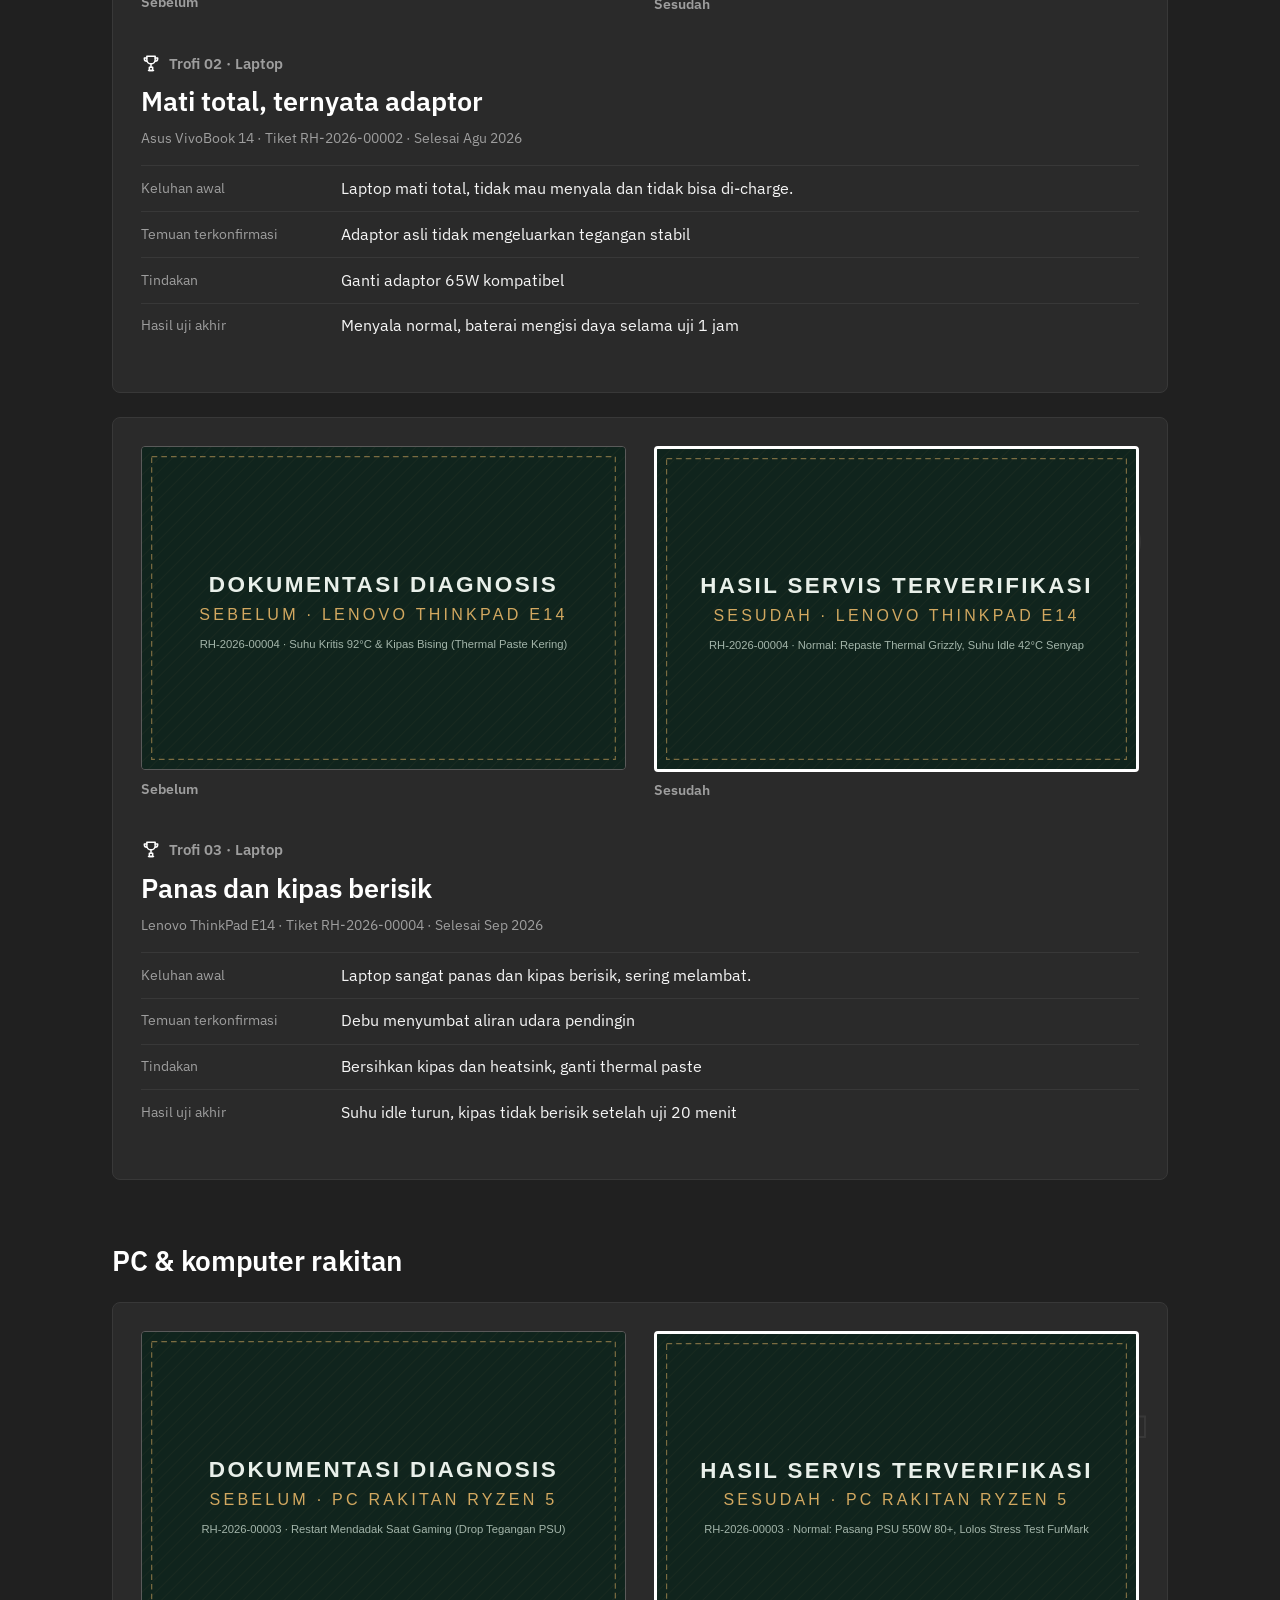
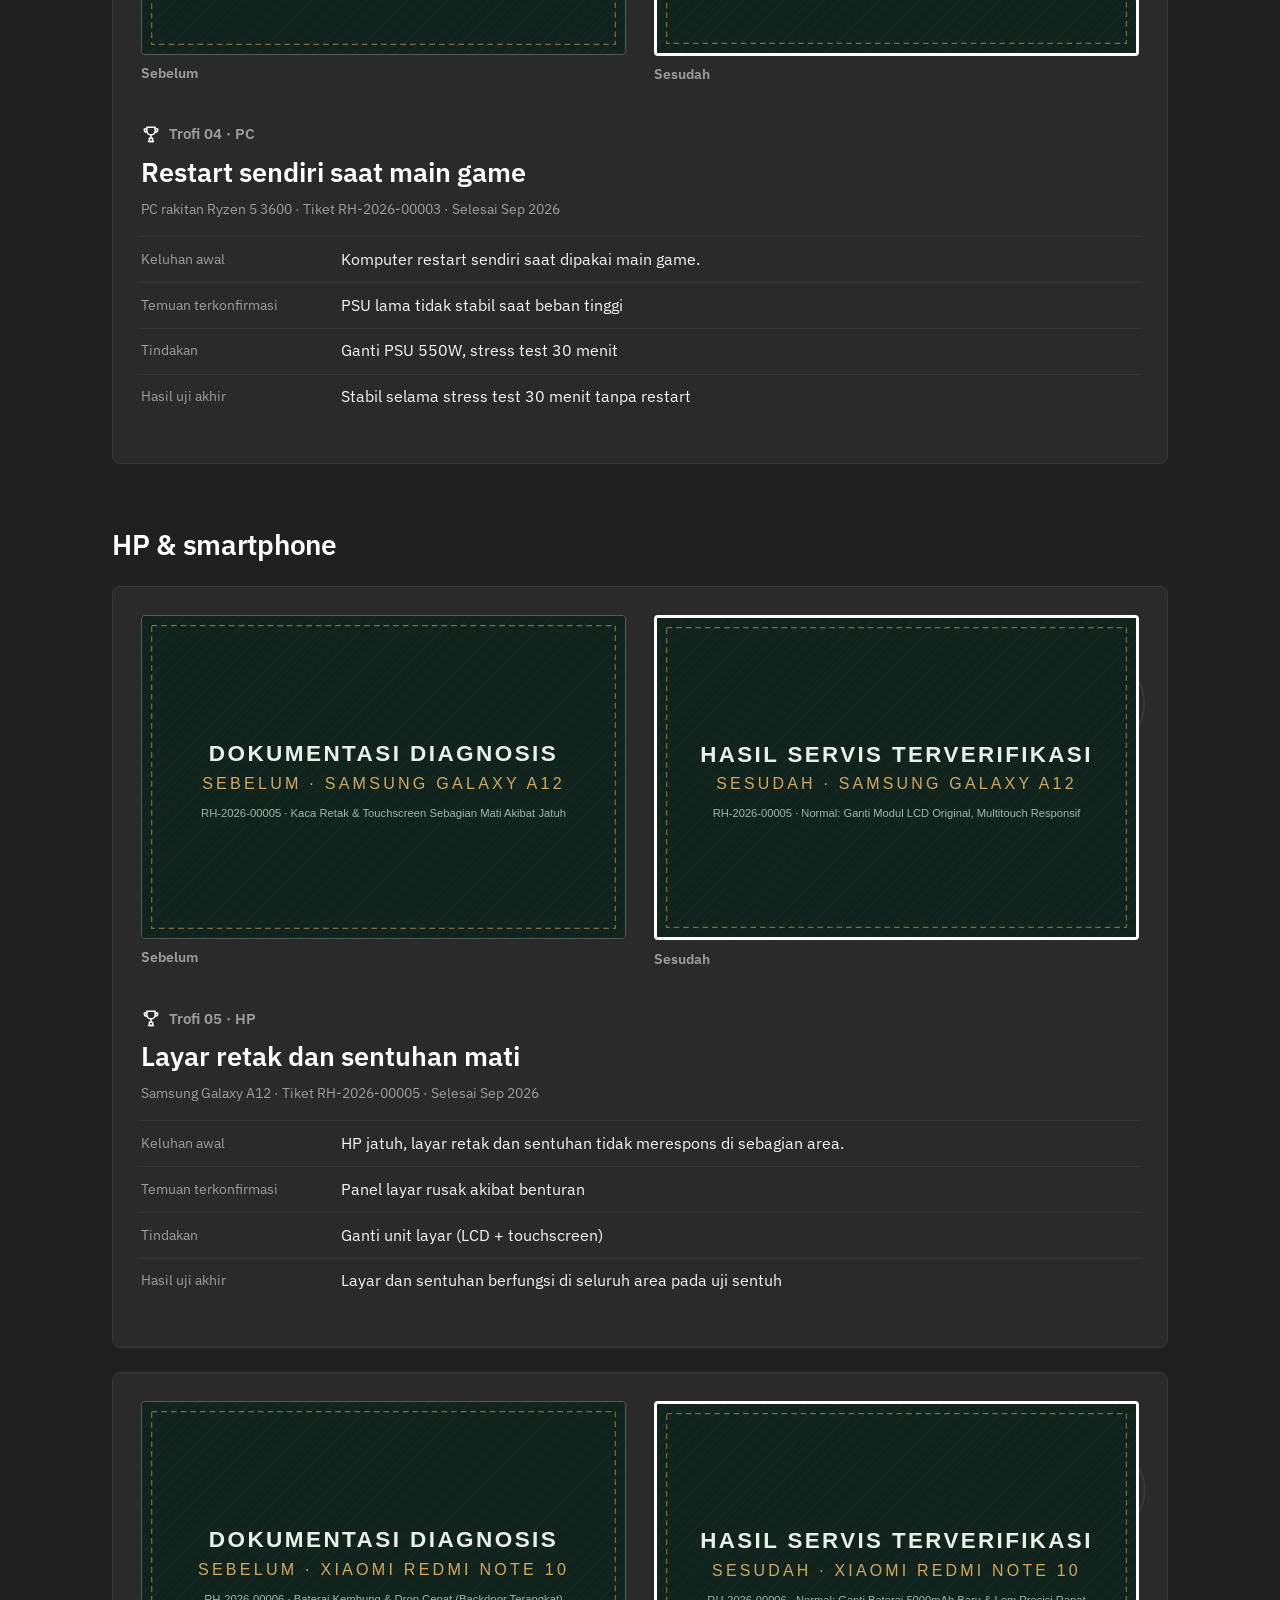
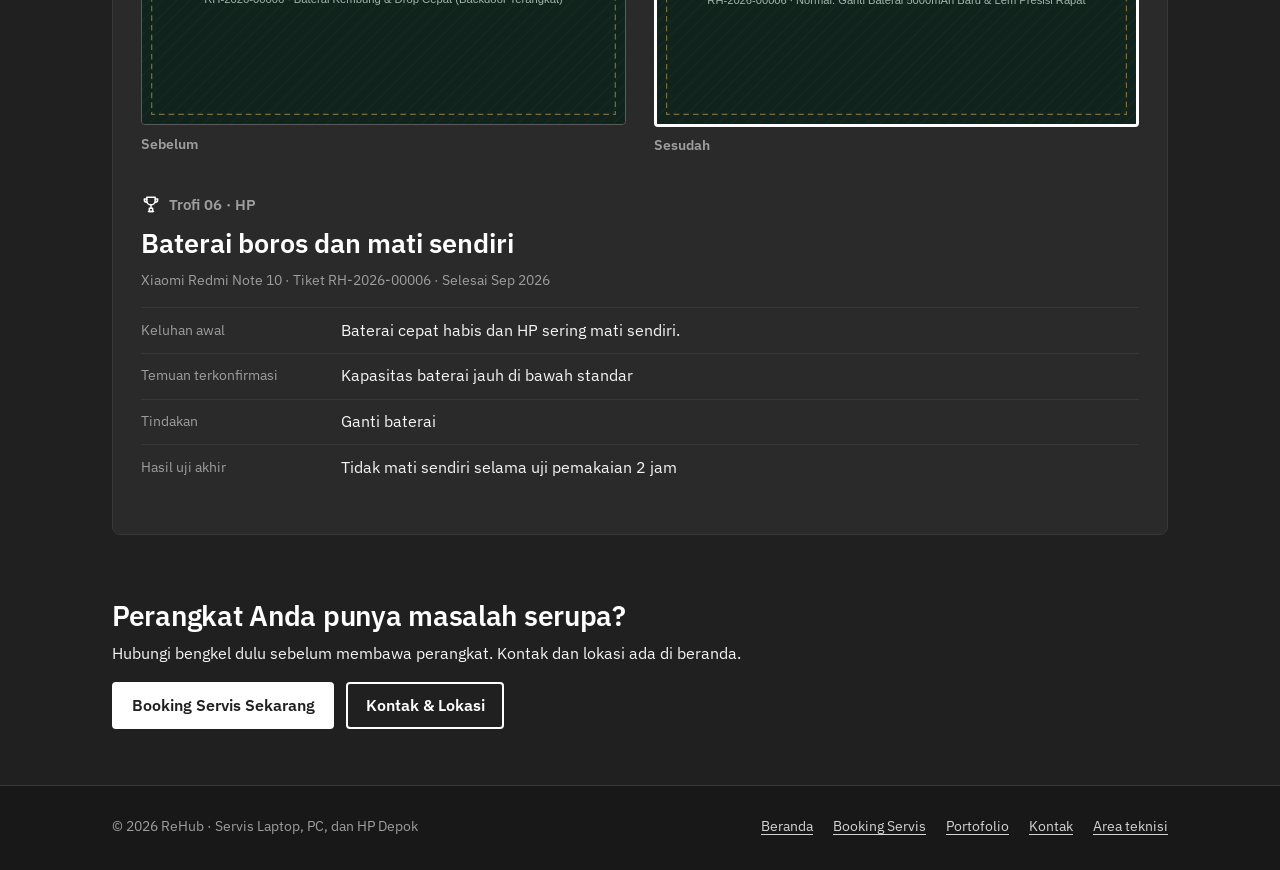
<file: web-statis/portofolio.html>
<!DOCTYPE html>
<html lang="id">
<head>
  <meta charset="utf-8">
  <meta name="viewport" content="width=device-width, initial-scale=1">
  <title>Portofolio — ReHub</title>
  <meta name="description" content="Trofi perbaikan laptop, PC, dan HP lengkap dengan foto sebelum dan sesudah.">
  <link rel="canonical" href="https://rehub.id/portofolio.html">
  <link rel="icon" type="image/png" href="img/logo.png">
  <meta name="theme-color" content="#202020">
  <meta property="og:site_name" content="ReHub">
  <meta property="og:type" content="website">
  <meta property="og:url" content="https://rehub.id/portofolio.html">
  <meta property="og:title" content="Portofolio — ReHub">
  <meta property="og:description" content="Trofi perbaikan laptop, PC, dan HP lengkap dengan foto sebelum dan sesudah.">
  <meta property="og:image" content="img/logo.png">
  <link rel="stylesheet" href="css/style.css">
</head>
<body class="public">
  <a class="skip" href="#utama">Lewati ke konten utama</a>
  <header class="site-header">
    <div class="wrap site-header-inner">
      <a class="brand" href="index.html"><img class="brand-logo" src="img/logo.png" alt="" width="38" height="38"> <span class="brand-name">Re<span class="brand-sub">Hub</span></span></a>
      <nav aria-label="Navigasi utama">
        <ul>
          <li><a href="index.html">Beranda</a></li>
          <li><a href="booking.html">Booking Servis</a></li>
          <li><a href="portofolio.html" aria-current="page">Portofolio</a></li>
          <li><a href="kontak.html">Kontak</a></li>
        </ul>
      </nav>
    </div>
  </header>

      <main id="utama" class="wrap">
        <header class="page-head">
          <p class="kicker"><img class="icon" src="img/trofi.svg" width="20" height="20" alt=""> Dinding trofi</p>
          <h1>Portofolio perbaikan</h1>
          <p class="lead">Setiap trofi adalah tiket yang selesai: keluhan awal, temuan yang sudah dikonfirmasi teknisi, tindakan, dan hasil uji akhir.</p>
          <!-- Dinding Trofi: Dokumentasi kasus servis selesai -->
          <nav class="chips" aria-label="Lompat ke kategori">
            <a href="#laptop">Laptop</a>
            <a href="#pc">PC</a>
            <a href="#hp">HP</a>
          </nav>
        </header>

        <section class="section" id="laptop" aria-labelledby="h-laptop">
          <h2 id="h-laptop">Laptop</h2>
          <article class="trofi" id="trofi-01">
            <span class="ghost" aria-hidden="true">01</span>
            <div class="trofi-photos">
              <figure>
                <img src="img/portofolio/trofi-01-sebelum.svg" width="1200" height="800" loading="lazy" alt="Foto Lenovo IdeaPad 3 sebelum perbaikan, layar tidak menampilkan gambar">
                <figcaption>Sebelum</figcaption>
              </figure>
              <figure>
                <img src="img/portofolio/trofi-01-sesudah.svg" width="1200" height="800" loading="lazy" alt="Foto Lenovo IdeaPad 3 sesudah perbaikan modul RAM, layar tampil normal">
                <figcaption>Sesudah</figcaption>
              </figure>
            </div>
            <div class="trofi-body">
              <p class="kicker"><img class="icon" src="img/trofi.svg" width="18" height="18" alt=""> Trofi 01 · Laptop</p>
              <h3>Layar hitam, ternyata RAM longgar</h3>
              <p class="meta">Lenovo IdeaPad 3 · Tiket RH-2026-00001 · Selesai <time datetime="2026-08">Agu 2026</time></p>
              <dl class="facts">
                <div><dt>Keluhan awal</dt><dd>Laptop hidup, kipas menyala, tetapi layar hitam. Sudah dicoba restart beberapa kali.</dd></div>
                <div><dt>Temuan terkonfirmasi</dt><dd>Modul RAM tidak terpasang dengan sempurna</dd></div>
                <div><dt>Tindakan</dt><dd>Pasang ulang RAM, bersihkan kontak, uji ulang</dd></div>
                <div><dt>Hasil uji akhir</dt><dd>Tampil normal, lolos uji booting dan uji RAM 15 menit</dd></div>
              </dl>
            </div>
          </article>
          <article class="trofi" id="trofi-02">
            <span class="ghost" aria-hidden="true">02</span>
            <div class="trofi-photos">
              <figure>
                <img src="img/portofolio/trofi-02-sebelum.svg" width="1200" height="800" loading="lazy" alt="Foto Asus VivoBook 14 sebelum perbaikan, mati total">
                <figcaption>Sebelum</figcaption>
              </figure>
              <figure>
                <img src="img/portofolio/trofi-02-sesudah.svg" width="1200" height="800" loading="lazy" alt="Foto Asus VivoBook 14 sesudah ganti adaptor, menyala normal">
                <figcaption>Sesudah</figcaption>
              </figure>
            </div>
            <div class="trofi-body">
              <p class="kicker"><img class="icon" src="img/trofi.svg" width="18" height="18" alt=""> Trofi 02 · Laptop</p>
              <h3>Mati total, ternyata adaptor</h3>
              <p class="meta">Asus VivoBook 14 · Tiket RH-2026-00002 · Selesai <time datetime="2026-08">Agu 2026</time></p>
              <dl class="facts">
                <div><dt>Keluhan awal</dt><dd>Laptop mati total, tidak mau menyala dan tidak bisa di-charge.</dd></div>
                <div><dt>Temuan terkonfirmasi</dt><dd>Adaptor asli tidak mengeluarkan tegangan stabil</dd></div>
                <div><dt>Tindakan</dt><dd>Ganti adaptor 65W kompatibel</dd></div>
                <div><dt>Hasil uji akhir</dt><dd>Menyala normal, baterai mengisi daya selama uji 1 jam</dd></div>
              </dl>
            </div>
          </article>
          <article class="trofi" id="trofi-03">
            <span class="ghost" aria-hidden="true">03</span>
            <div class="trofi-photos">
              <figure>
                <img src="img/portofolio/trofi-03-sebelum.svg" width="1200" height="800" loading="lazy" alt="Foto Lenovo ThinkPad E14 sebelum perbaikan, debu menyumbat pendingin">
                <figcaption>Sebelum</figcaption>
              </figure>
              <figure>
                <img src="img/portofolio/trofi-03-sesudah.svg" width="1200" height="800" loading="lazy" alt="Foto Lenovo ThinkPad E14 sesudah pembersihan dan thermal paste baru">
                <figcaption>Sesudah</figcaption>
              </figure>
            </div>
            <div class="trofi-body">
              <p class="kicker"><img class="icon" src="img/trofi.svg" width="18" height="18" alt=""> Trofi 03 · Laptop</p>
              <h3>Panas dan kipas berisik</h3>
              <p class="meta">Lenovo ThinkPad E14 · Tiket RH-2026-00004 · Selesai <time datetime="2026-09">Sep 2026</time></p>
              <dl class="facts">
                <div><dt>Keluhan awal</dt><dd>Laptop sangat panas dan kipas berisik, sering melambat.</dd></div>
                <div><dt>Temuan terkonfirmasi</dt><dd>Debu menyumbat aliran udara pendingin</dd></div>
                <div><dt>Tindakan</dt><dd>Bersihkan kipas dan heatsink, ganti thermal paste</dd></div>
                <div><dt>Hasil uji akhir</dt><dd>Suhu idle turun, kipas tidak berisik setelah uji 20 menit</dd></div>
              </dl>
            </div>
          </article>
        </section>

        <section class="section" id="pc" aria-labelledby="h-pc">
          <h2 id="h-pc">PC &amp; komputer rakitan</h2>
          <article class="trofi" id="trofi-04">
            <span class="ghost" aria-hidden="true">04</span>
            <div class="trofi-photos">
              <figure>
                <img src="img/portofolio/trofi-04-sebelum.svg" width="1200" height="800" loading="lazy" alt="Foto PC rakitan Ryzen 5 3600 sebelum perbaikan PSU">
                <figcaption>Sebelum</figcaption>
              </figure>
              <figure>
                <img src="img/portofolio/trofi-04-sesudah.svg" width="1200" height="800" loading="lazy" alt="Foto PC rakitan Ryzen 5 3600 sesudah penggantian PSU 550W">
                <figcaption>Sesudah</figcaption>
              </figure>
            </div>
            <div class="trofi-body">
              <p class="kicker"><img class="icon" src="img/trofi.svg" width="18" height="18" alt=""> Trofi 04 · PC</p>
              <h3>Restart sendiri saat main game</h3>
              <p class="meta">PC rakitan Ryzen 5 3600 · Tiket RH-2026-00003 · Selesai <time datetime="2026-09">Sep 2026</time></p>
              <dl class="facts">
                <div><dt>Keluhan awal</dt><dd>Komputer restart sendiri saat dipakai main game.</dd></div>
                <div><dt>Temuan terkonfirmasi</dt><dd>PSU lama tidak stabil saat beban tinggi</dd></div>
                <div><dt>Tindakan</dt><dd>Ganti PSU 550W, stress test 30 menit</dd></div>
                <div><dt>Hasil uji akhir</dt><dd>Stabil selama stress test 30 menit tanpa restart</dd></div>
              </dl>
            </div>
          </article>
        </section>

        <section class="section" id="hp" aria-labelledby="h-hp">
          <h2 id="h-hp">HP &amp; smartphone</h2>
          <article class="trofi" id="trofi-05">
            <span class="ghost" aria-hidden="true">05</span>
            <div class="trofi-photos">
              <figure>
                <img src="img/portofolio/trofi-05-sebelum.svg" width="1200" height="800" loading="lazy" alt="Foto Samsung Galaxy A12 sebelum perbaikan, layar retak sentuhan mati">
                <figcaption>Sebelum</figcaption>
              </figure>
              <figure>
                <img src="img/portofolio/trofi-05-sesudah.svg" width="1200" height="800" loading="lazy" alt="Foto Samsung Galaxy A12 sesudah ganti LCD dan modul sentuh baru">
                <figcaption>Sesudah</figcaption>
              </figure>
            </div>
            <div class="trofi-body">
              <p class="kicker"><img class="icon" src="img/trofi.svg" width="18" height="18" alt=""> Trofi 05 · HP</p>
              <h3>Layar retak dan sentuhan mati</h3>
              <p class="meta">Samsung Galaxy A12 · Tiket RH-2026-00005 · Selesai <time datetime="2026-09">Sep 2026</time></p>
              <dl class="facts">
                <div><dt>Keluhan awal</dt><dd>HP jatuh, layar retak dan sentuhan tidak merespons di sebagian area.</dd></div>
                <div><dt>Temuan terkonfirmasi</dt><dd>Panel layar rusak akibat benturan</dd></div>
                <div><dt>Tindakan</dt><dd>Ganti unit layar (LCD + touchscreen)</dd></div>
                <div><dt>Hasil uji akhir</dt><dd>Layar dan sentuhan berfungsi di seluruh area pada uji sentuh</dd></div>
              </dl>
            </div>
          </article>
          <article class="trofi" id="trofi-06">
            <span class="ghost" aria-hidden="true">06</span>
            <div class="trofi-photos">
              <figure>
                <img src="img/portofolio/trofi-06-sebelum.svg" width="1200" height="800" loading="lazy" alt="Foto Xiaomi Redmi Note 10 sebelum perbaikan, baterai kembung">
                <figcaption>Sebelum</figcaption>
              </figure>
              <figure>
                <img src="img/portofolio/trofi-06-sesudah.svg" width="1200" height="800" loading="lazy" alt="Foto Xiaomi Redmi Note 10 sesudah penggantian baterai baru">
                <figcaption>Sesudah</figcaption>
              </figure>
            </div>
            <div class="trofi-body">
              <p class="kicker"><img class="icon" src="img/trofi.svg" width="18" height="18" alt=""> Trofi 06 · HP</p>
              <h3>Baterai boros dan mati sendiri</h3>
              <p class="meta">Xiaomi Redmi Note 10 · Tiket RH-2026-00006 · Selesai <time datetime="2026-09">Sep 2026</time></p>
              <dl class="facts">
                <div><dt>Keluhan awal</dt><dd>Baterai cepat habis dan HP sering mati sendiri.</dd></div>
                <div><dt>Temuan terkonfirmasi</dt><dd>Kapasitas baterai jauh di bawah standar</dd></div>
                <div><dt>Tindakan</dt><dd>Ganti baterai</dd></div>
                <div><dt>Hasil uji akhir</dt><dd>Tidak mati sendiri selama uji pemakaian 2 jam</dd></div>
              </dl>
            </div>
          </article>
        </section>
        <section class="section" aria-labelledby="h-cta">
          <h2 id="h-cta">Perangkat Anda punya masalah serupa?</h2>
          <p>Hubungi bengkel dulu sebelum membawa perangkat. Kontak dan lokasi ada di beranda.</p>
          <p class="actions">
            <a class="btn btn-solid" href="booking.html">Booking Servis Sekarang</a>
            <a class="btn btn-outline" href="kontak.html">Kontak &amp; Lokasi</a>
          </p>
        </section>
      </main>

  <footer class="foot">
    <div class="wrap foot-inner">
      <p>© 2026 ReHub · Servis Laptop, PC, dan HP Depok</p>
      <ul class="foot-links">
        <li><a href="index.html">Beranda</a></li>
        <li><a href="booking.html">Booking Servis</a></li>
        <li><a href="portofolio.html">Portofolio</a></li>
        <li><a href="kontak.html">Kontak</a></li>
        <li><a href="dashboard.html">Area teknisi</a></li>
      </ul>
    </div>
  </footer>
</body>
</html>
</file>
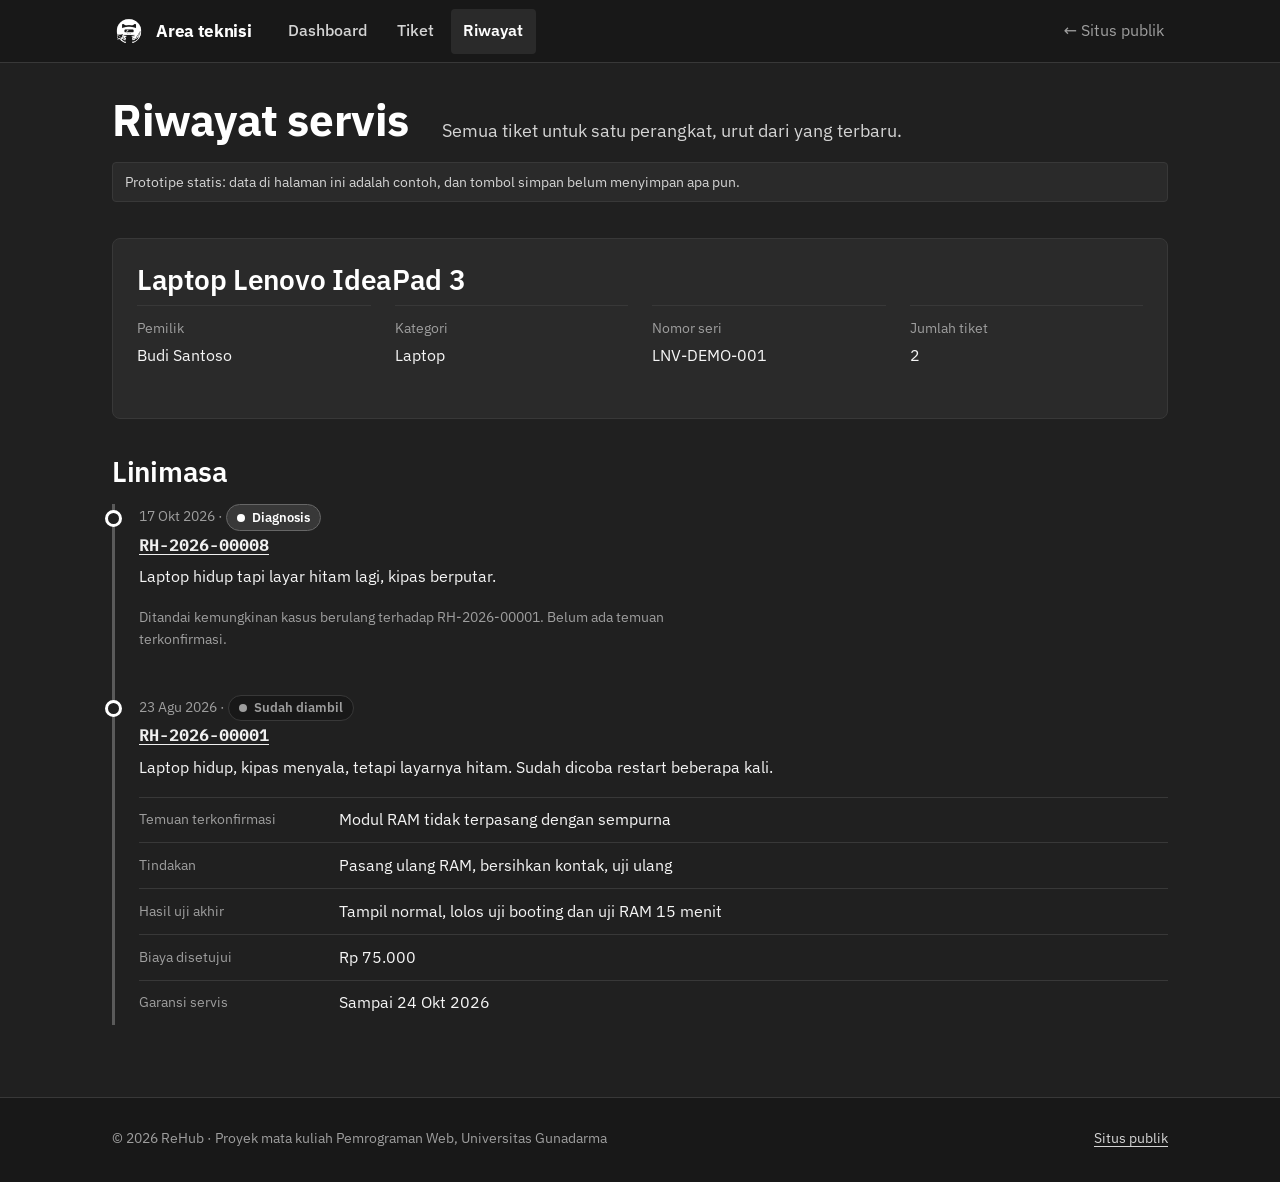
<file: web-statis/riwayat.html>
<!DOCTYPE html>
<html lang="id">
<head>
  <meta charset="utf-8">
  <meta name="viewport" content="width=device-width, initial-scale=1">
  <title>Riwayat servis — ReHub</title>
  <meta name="description" content="Riwayat tiket servis untuk satu perangkat.">
  <meta name="robots" content="noindex">
  <link rel="icon" type="image/png" href="img/logo.png">
  <meta name="theme-color" content="#202020">
  <link rel="stylesheet" href="css/style.css">
</head>
<body class="staff">
  <a class="skip" href="#utama">Lewati ke konten utama</a>
  <header class="staff-bar">
    <div class="wrap staff-bar-inner">
      <a class="brand" href="dashboard.html"><img class="brand-logo" src="img/logo.png" alt="" width="38" height="38"> <span class="brand-name">Area teknisi</span></a>
      <nav aria-label="Navigasi area teknisi">
        <ul>
          <li><a href="dashboard.html">Dashboard</a></li>
          <li><a href="tiket.html">Tiket</a></li>
          <li><a href="riwayat.html" aria-current="page">Riwayat</a></li>
        </ul>
      </nav>
      <a class="staff-exit" href="index.html">← Situs publik</a>
    </div>
  </header>

      <main id="utama" class="wrap">
        <header class="page-head">
          <h1>Riwayat servis</h1>
          <p class="lead">Semua tiket untuk satu perangkat, urut dari yang terbaru.</p>
        </header>
        <p class="proto-note">Prototipe statis: data di halaman ini adalah contoh, dan tombol simpan belum menyimpan apa pun.</p>

        <section class="section card" aria-labelledby="h-dev">
          <h2 id="h-dev">Laptop Lenovo IdeaPad 3</h2>
          <dl class="facts cols">
            <div><dt>Pemilik</dt><dd>Budi Santoso</dd></div>
            <div><dt>Kategori</dt><dd>Laptop</dd></div>
            <div><dt>Nomor seri</dt><dd>LNV-DEMO-001</dd></div>
            <div><dt>Jumlah tiket</dt><dd>2</dd></div>
          </dl>
        </section>

        <section class="section" aria-labelledby="h-linimasa">
          <h2 id="h-linimasa">Linimasa</h2>
          <ol class="timeline">
            <li>
              <p class="when"><time datetime="2026-10-17">17 Okt 2026</time> · <span class="badge diagnosis">Diagnosis</span></p>
              <h3><a href="tiket-detail.html">RH-2026-00008</a></h3>
              <p>Laptop hidup tapi layar hitam lagi, kipas berputar.</p>
              <p class="small muted">Ditandai kemungkinan kasus berulang terhadap RH-2026-00001. Belum ada temuan terkonfirmasi.</p>
            </li>
            <li>
              <p class="when"><time datetime="2026-08-23">23 Agu 2026</time> · <span class="badge returned">Sudah diambil</span></p>
              <h3><a href="tiket-detail.html">RH-2026-00001</a></h3>
              <p>Laptop hidup, kipas menyala, tetapi layarnya hitam. Sudah dicoba restart beberapa kali.</p>
              <dl class="facts">
                <div><dt>Temuan terkonfirmasi</dt><dd>Modul RAM tidak terpasang dengan sempurna</dd></div>
                <div><dt>Tindakan</dt><dd>Pasang ulang RAM, bersihkan kontak, uji ulang</dd></div>
                <div><dt>Hasil uji akhir</dt><dd>Tampil normal, lolos uji booting dan uji RAM 15 menit</dd></div>
                <div><dt>Biaya disetujui</dt><dd>Rp 75.000</dd></div>
                <div><dt>Garansi servis</dt><dd>Sampai 24 Okt 2026</dd></div>
              </dl>
            </li>
          </ol>
        </section>
      </main>

  <footer class="foot">
    <div class="wrap foot-inner">
      <p>© 2026 ReHub · Proyek mata kuliah Pemrograman Web, Universitas Gunadarma</p>
      <ul class="foot-links">
        <li><a href="index.html">Situs publik</a></li>
      </ul>
    </div>
  </footer>

  <script src="js/storage.js"></script>
  <script src="js/riwayat.js"></script>
</body>
</html>
</file>
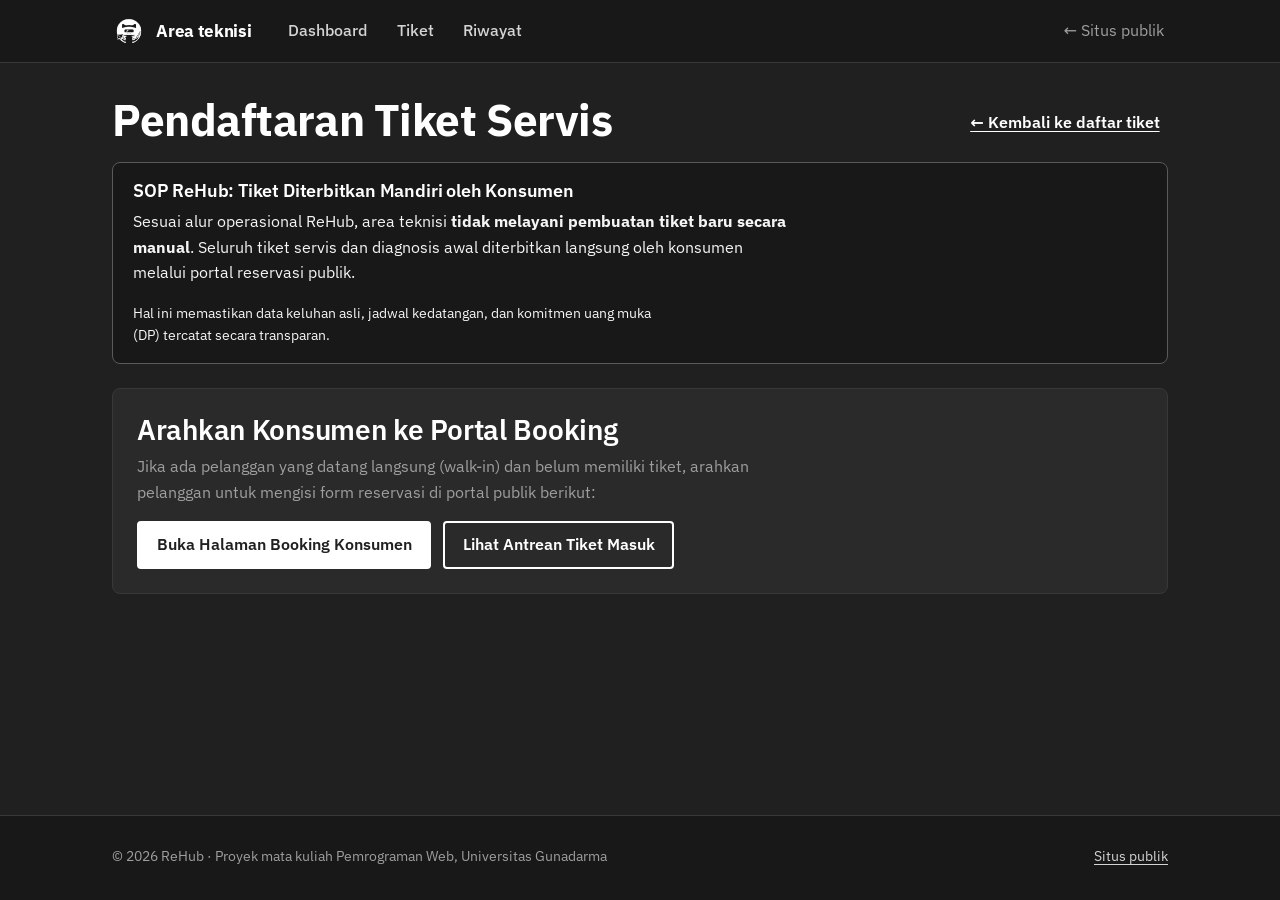
<file: web-statis/tiket-baru.html>
<!DOCTYPE html>
<html lang="id">
<head>
  <meta charset="utf-8">
  <meta name="viewport" content="width=device-width, initial-scale=1">
  <title>Pendaftaran Tiket — ReHub</title>
  <meta name="description" content="Informasi pembuatan tiket servis ReHub.">
  <meta name="robots" content="noindex">
  <link rel="icon" type="image/png" href="img/logo.png">
  <meta name="theme-color" content="#202020">
  <link rel="stylesheet" href="css/style.css">
</head>
<body class="staff">
  <a class="skip" href="#utama">Lewati ke konten utama</a>
  <header class="staff-bar">
    <div class="wrap staff-bar-inner">
      <a class="brand" href="dashboard.html"><img class="brand-logo" src="img/logo.png" alt="" width="38" height="38"> <span class="brand-name">Area teknisi</span></a>
      <nav aria-label="Navigasi area teknisi">
        <ul>
          <li><a href="dashboard.html">Dashboard</a></li>
          <li><a href="tiket.html">Tiket</a></li>
          <li><a href="riwayat.html">Riwayat</a></li>
        </ul>
      </nav>
      <a class="staff-exit" href="index.html">← Situs publik</a>
    </div>
  </header>

  <main id="utama" class="wrap">
    <header class="page-head">
      <h1>Pendaftaran Tiket Servis</h1>
      <p class="actions"><a class="btn btn-link" href="tiket.html">← Kembali ke daftar tiket</a></p>
    </header>

    <div class="notice warn" role="note" style="margin-top: 1rem;">
      <h2 class="notice-title">SOP ReHub: Tiket Diterbitkan Mandiri oleh Konsumen</h2>
      <p>Sesuai alur operasional ReHub, area teknisi <strong>tidak melayani pembuatan tiket baru secara manual</strong>. Seluruh tiket servis dan diagnosis awal diterbitkan langsung oleh konsumen melalui portal reservasi publik.</p>
      <p class="small">Hal ini memastikan data keluhan asli, jadwal kedatangan, dan komitmen uang muka (DP) tercatat secara transparan.</p>
    </div>

    <section class="section card" style="margin-top: 1.5rem;">
      <h2>Arahkan Konsumen ke Portal Booking</h2>
      <p class="muted">Jika ada pelanggan yang datang langsung (walk-in) dan belum memiliki tiket, arahkan pelanggan untuk mengisi form reservasi di portal publik berikut:</p>
      <p class="actions" style="margin-top: 1rem;">
        <a class="btn btn-solid" href="booking.html">Buka Halaman Booking Konsumen</a>
        <a class="btn btn-outline" href="tiket.html">Lihat Antrean Tiket Masuk</a>
      </p>
    </section>
  </main>

  <footer class="foot">
    <div class="wrap foot-inner">
      <p>© 2026 ReHub · Proyek mata kuliah Pemrograman Web, Universitas Gunadarma</p>
      <ul class="foot-links">
        <li><a href="index.html">Situs publik</a></li>
      </ul>
    </div>
  </footer>
</body>
</html>
</file>
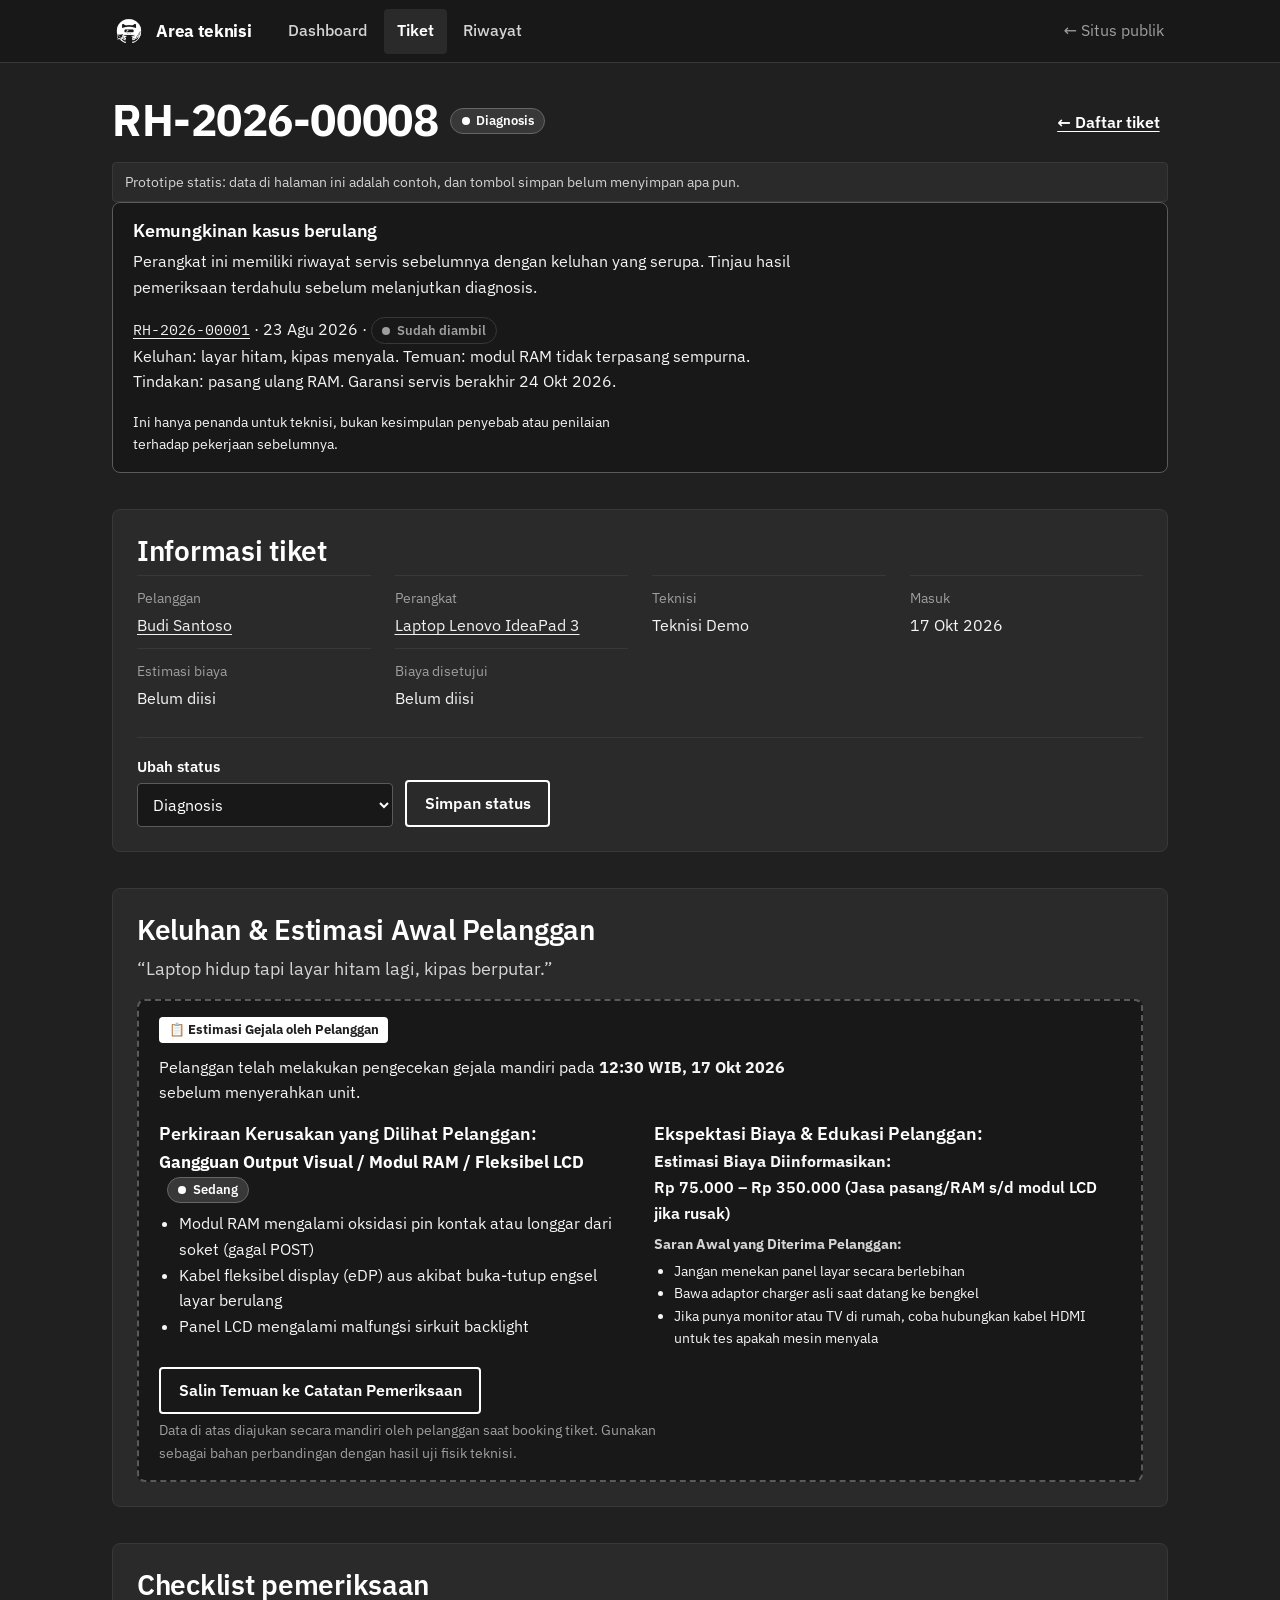
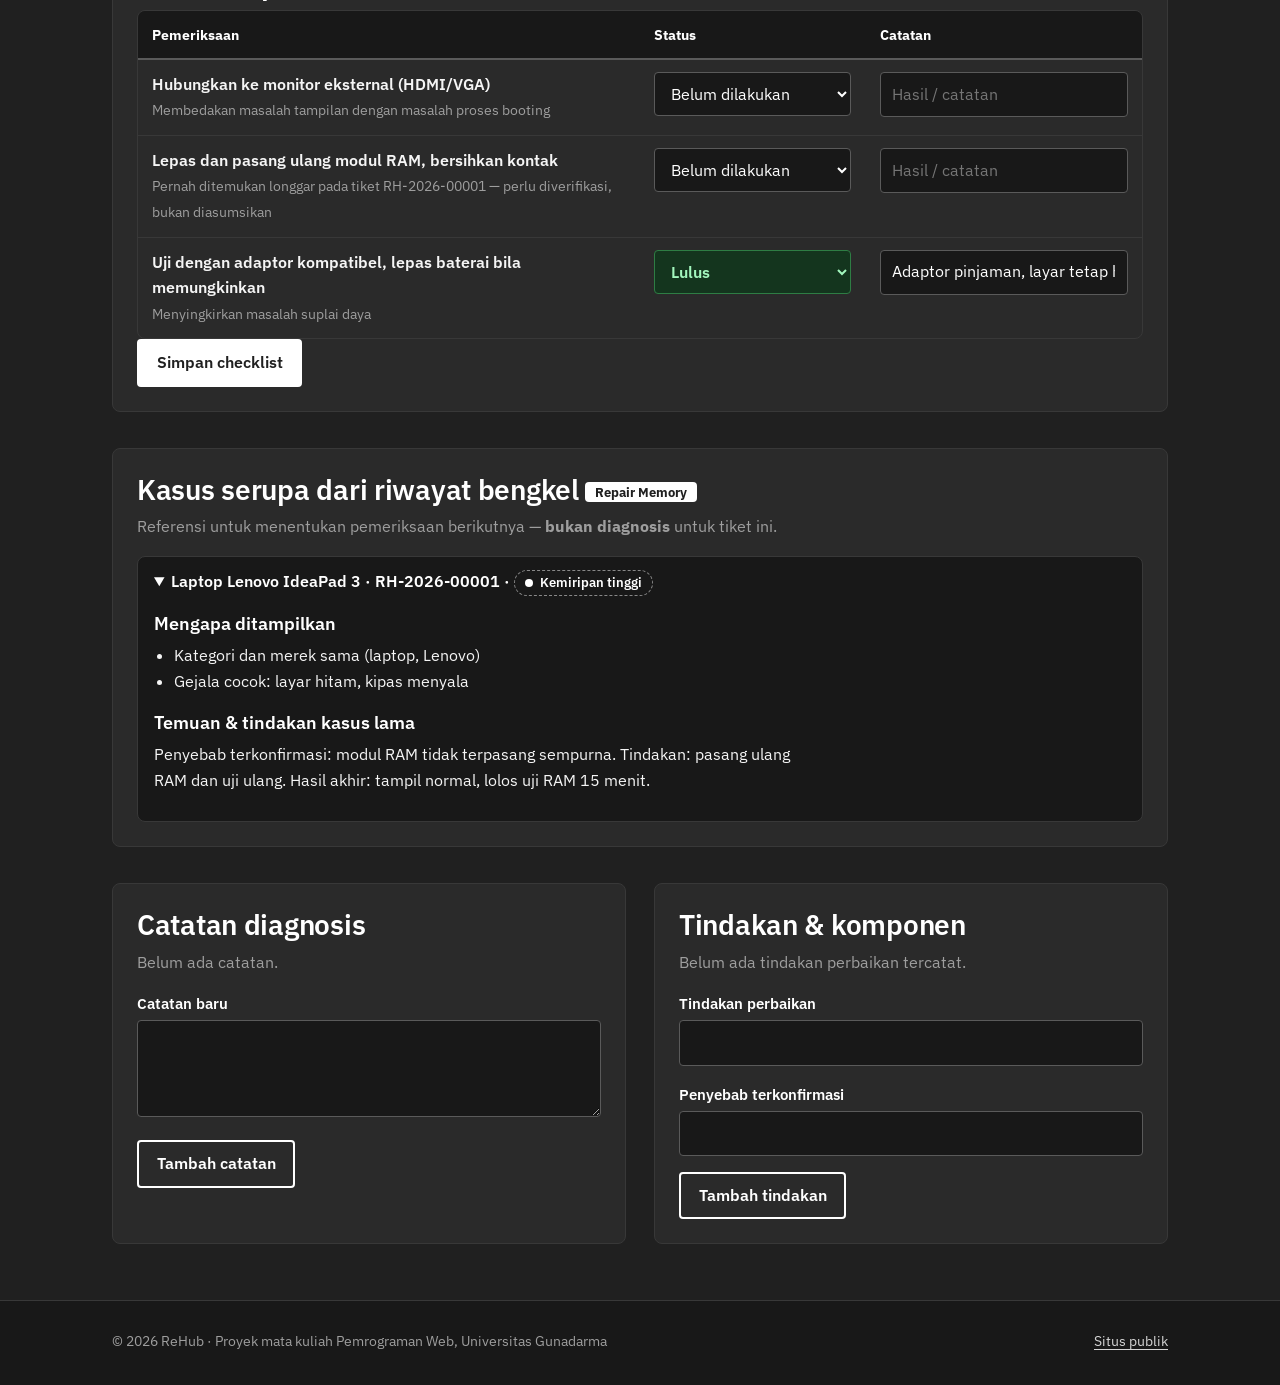
<file: web-statis/tiket-detail.html>
<!DOCTYPE html>
<html lang="id">
<head>
  <meta charset="utf-8">
  <meta name="viewport" content="width=device-width, initial-scale=1">
  <title>Detail tiket RH-2026-00008 — ReHub</title>
  <meta name="description" content="Detail tiket servis: analisis, checklist pemeriksaan, kasus serupa, dan tindakan.">
  <meta name="robots" content="noindex">
  <link rel="icon" type="image/png" href="img/logo.png">
  <meta name="theme-color" content="#202020">
  <link rel="stylesheet" href="css/style.css">
</head>
<body class="staff">
  <a class="skip" href="#utama">Lewati ke konten utama</a>
  <header class="staff-bar">
    <div class="wrap staff-bar-inner">
      <a class="brand" href="dashboard.html"><img class="brand-logo" src="img/logo.png" alt="" width="38" height="38"> <span class="brand-name">Area teknisi</span></a>
      <nav aria-label="Navigasi area teknisi">
        <ul>
          <li><a href="dashboard.html">Dashboard</a></li>
          <li><a href="tiket.html" aria-current="page">Tiket</a></li>
          <li><a href="riwayat.html">Riwayat</a></li>
        </ul>
      </nav>
      <a class="staff-exit" href="index.html">← Situs publik</a>
    </div>
  </header>

      <main id="utama" class="wrap">
        <header class="page-head">
          <h1>RH-2026-00008 <span class="badge diagnosis">Diagnosis</span></h1>
          <p class="actions"><a class="btn btn-link" href="tiket.html">← Daftar tiket</a></p>
        </header>
        <p class="proto-note">Prototipe statis: data di halaman ini adalah contoh, dan tombol simpan belum menyimpan apa pun.</p>

        <div class="notice warn" role="note">
          <h2 class="notice-title">Kemungkinan kasus berulang</h2>
          <p>Perangkat ini memiliki riwayat servis sebelumnya dengan keluhan yang serupa. Tinjau hasil pemeriksaan terdahulu sebelum melanjutkan diagnosis.</p>
          <p><a href="tiket-detail.html">RH-2026-00001</a> · 23 Agu 2026 · <span class="badge returned">Sudah diambil</span><br>
          Keluhan: layar hitam, kipas menyala. Temuan: modul RAM tidak terpasang sempurna. Tindakan: pasang ulang RAM. Garansi servis berakhir 24 Okt 2026.</p>
          <p class="small">Ini hanya penanda untuk teknisi, bukan kesimpulan penyebab atau penilaian terhadap pekerjaan sebelumnya.</p>
        </div>

        <section class="section card" aria-labelledby="h-info">
          <h2 id="h-info">Informasi tiket</h2>
          <dl class="facts cols">
            <div><dt>Pelanggan</dt><dd><a href="riwayat.html">Budi Santoso</a></dd></div>
            <div><dt>Perangkat</dt><dd><a href="riwayat.html">Laptop Lenovo IdeaPad 3</a></dd></div>
            <div><dt>Teknisi</dt><dd>Teknisi Demo</dd></div>
            <div><dt>Masuk</dt><dd><time datetime="2026-10-17">17 Okt 2026</time></dd></div>
            <div><dt>Estimasi biaya</dt><dd>Belum diisi</dd></div>
            <div><dt>Biaya disetujui</dt><dd>Belum diisi</dd></div>
          </dl>
          <form class="inline-form" action="tiket-detail.html" method="get">
            <div class="field">
              <label for="ubah-status">Ubah status</label>
              <select id="ubah-status" name="status">
                <option value="diagnosis">Diagnosis</option>
                <option value="waiting">Menunggu persetujuan</option>
              </select>
            </div>
            <button class="btn btn-outline" type="submit">Simpan status</button>
          </form>
        </section>

        <section class="section card" aria-labelledby="h-keluhan">
          <h2 id="h-keluhan">Keluhan &amp; Estimasi Awal Pelanggan</h2>
          <p class="lead" id="detail-keluhan">“Laptop hidup tapi layar hitam lagi, kipas berputar.”</p>
          <div class="diagnosis-box" id="tech-diagnosis-box">
            <p class="tag">📋 Estimasi Gejala oleh Pelanggan</p>
            <p id="diagnosis-status-summary">Memuat riwayat estimasi mandiri pelanggan...</p>
            <div id="diagnosis-detail-wrap" class="grid-2">
              <!-- Diisi secara dinamis oleh js/tiket-detail.js -->
            </div>
            <p class="actions" style="margin-top: 1rem;">
              <button class="btn btn-outline" type="button" id="btn-sync-checklist">Terapkan Rekomendasi ke Catatan Checklist</button>
            </p>
            <p class="hint" id="diagnosis-hint">Data di atas diajukan secara mandiri oleh pelanggan saat booking tiket. Gunakan sebagai bahan perbandingan dengan hasil uji fisik teknisi.</p>
          </div>
        </section>

        <section class="section card" aria-labelledby="h-cek">
          <h2 id="h-cek">Checklist pemeriksaan</h2>
          <form action="tiket-detail.html#h-cek" method="get">
            <div class="table-wrap">
              <table class="checklist">
                <caption class="sr-only">Checklist pemeriksaan untuk tiket RH-2026-00008</caption>
                <thead><tr><th scope="col">Pemeriksaan</th><th scope="col">Status</th><th scope="col">Catatan</th></tr></thead>
                <tbody>
              <tr>
                <th scope="row"><span class="strong">Hubungkan ke monitor eksternal (HDMI/VGA)</span><br><span class="small muted">Membedakan masalah tampilan dengan masalah proses booting</span></th>
                <td><label class="sr-only" for="c1s">Status pemeriksaan 1</label><select id="c1s" name="c1s"><option value="pending" selected>Belum dilakukan</option><option value="pass">Lulus</option><option value="fail">Gagal</option><option value="na">Tidak relevan</option></select></td>
                <td><label class="sr-only" for="c1n">Catatan pemeriksaan 1</label><input id="c1n" name="c1n" type="text" value="" placeholder="Hasil / catatan"></td>
              </tr>
              <tr>
                <th scope="row"><span class="strong">Lepas dan pasang ulang modul RAM, bersihkan kontak</span><br><span class="small muted">Pernah ditemukan longgar pada tiket RH-2026-00001 — perlu diverifikasi, bukan diasumsikan</span></th>
                <td><label class="sr-only" for="c2s">Status pemeriksaan 2</label><select id="c2s" name="c2s"><option value="pending" selected>Belum dilakukan</option><option value="pass">Lulus</option><option value="fail">Gagal</option><option value="na">Tidak relevan</option></select></td>
                <td><label class="sr-only" for="c2n">Catatan pemeriksaan 2</label><input id="c2n" name="c2n" type="text" value="" placeholder="Hasil / catatan"></td>
              </tr>
              <tr>
                <th scope="row"><span class="strong">Uji dengan adaptor kompatibel, lepas baterai bila memungkinkan</span><br><span class="small muted">Menyingkirkan masalah suplai daya</span></th>
                <td><label class="sr-only" for="c3s">Status pemeriksaan 3</label><select id="c3s" name="c3s"><option value="pending">Belum dilakukan</option><option value="pass" selected>Lulus</option><option value="fail">Gagal</option><option value="na">Tidak relevan</option></select></td>
                <td><label class="sr-only" for="c3n">Catatan pemeriksaan 3</label><input id="c3n" name="c3n" type="text" value="Adaptor pinjaman, layar tetap hitam (suplai daya disingkirkan)" placeholder="Hasil / catatan"></td>
              </tr>
                </tbody>
              </table>
            </div>
            <p class="actions"><button class="btn btn-solid" type="submit">Simpan checklist</button></p>
          </form>
        </section>

        <section class="section card" aria-labelledby="h-memori">
          <h2 id="h-memori">Kasus serupa dari riwayat bengkel <span class="tag">Repair Memory</span></h2>
          <p class="notice-line">Referensi untuk menentukan pemeriksaan berikutnya — <strong>bukan diagnosis</strong> untuk tiket ini.</p>
          <details open>
            <summary>Laptop Lenovo IdeaPad 3 · RH-2026-00001 · <span class="badge similar">Kemiripan tinggi</span></summary>
            <h3>Mengapa ditampilkan</h3>
            <ul>
              <li>Kategori dan merek sama (laptop, Lenovo)</li>
              <li>Gejala cocok: layar hitam, kipas menyala</li>
            </ul>
            <h3>Temuan &amp; tindakan kasus lama</h3>
            <p>Penyebab terkonfirmasi: modul RAM tidak terpasang sempurna. Tindakan: pasang ulang RAM dan uji ulang. Hasil akhir: tampil normal, lolos uji RAM 15 menit.</p>
          </details>
        </section>

        <div class="two-col">
          <section class="section card" aria-labelledby="h-catatan">
            <h2 id="h-catatan">Catatan diagnosis</h2>
            <p class="muted">Belum ada catatan.</p>
            <form action="tiket-detail.html#h-catatan" method="get">
              <div class="field">
                <label for="catatan">Catatan baru</label>
                <textarea id="catatan" name="catatan" rows="3"></textarea>
              </div>
              <p class="actions"><button class="btn btn-outline" type="submit">Tambah catatan</button></p>
            </form>
          </section>
          <section class="section card" aria-labelledby="h-tindakan">
            <h2 id="h-tindakan">Tindakan &amp; komponen</h2>
            <p class="muted">Belum ada tindakan perbaikan tercatat.</p>
            <form action="tiket-detail.html#h-tindakan" method="get">
              <div class="field">
                <label for="tindakan">Tindakan perbaikan</label>
                <input id="tindakan" name="tindakan" type="text">
              </div>
              <div class="field">
                <label for="penyebab">Penyebab terkonfirmasi</label>
                <input id="penyebab" name="penyebab" type="text">
              </div>
              <p class="actions"><button class="btn btn-outline" type="submit">Tambah tindakan</button></p>
            </form>
          </section>
        </div>
      </main>

  <footer class="foot">
    <div class="wrap foot-inner">
      <p>© 2026 ReHub · Proyek mata kuliah Pemrograman Web, Universitas Gunadarma</p>
      <ul class="foot-links">
        <li><a href="index.html">Situs publik</a></li>
      </ul>
    </div>
  </footer>

  <script src="js/storage.js"></script>
  <script src="js/tiket-detail.js"></script>
</body>
</html>
</file>
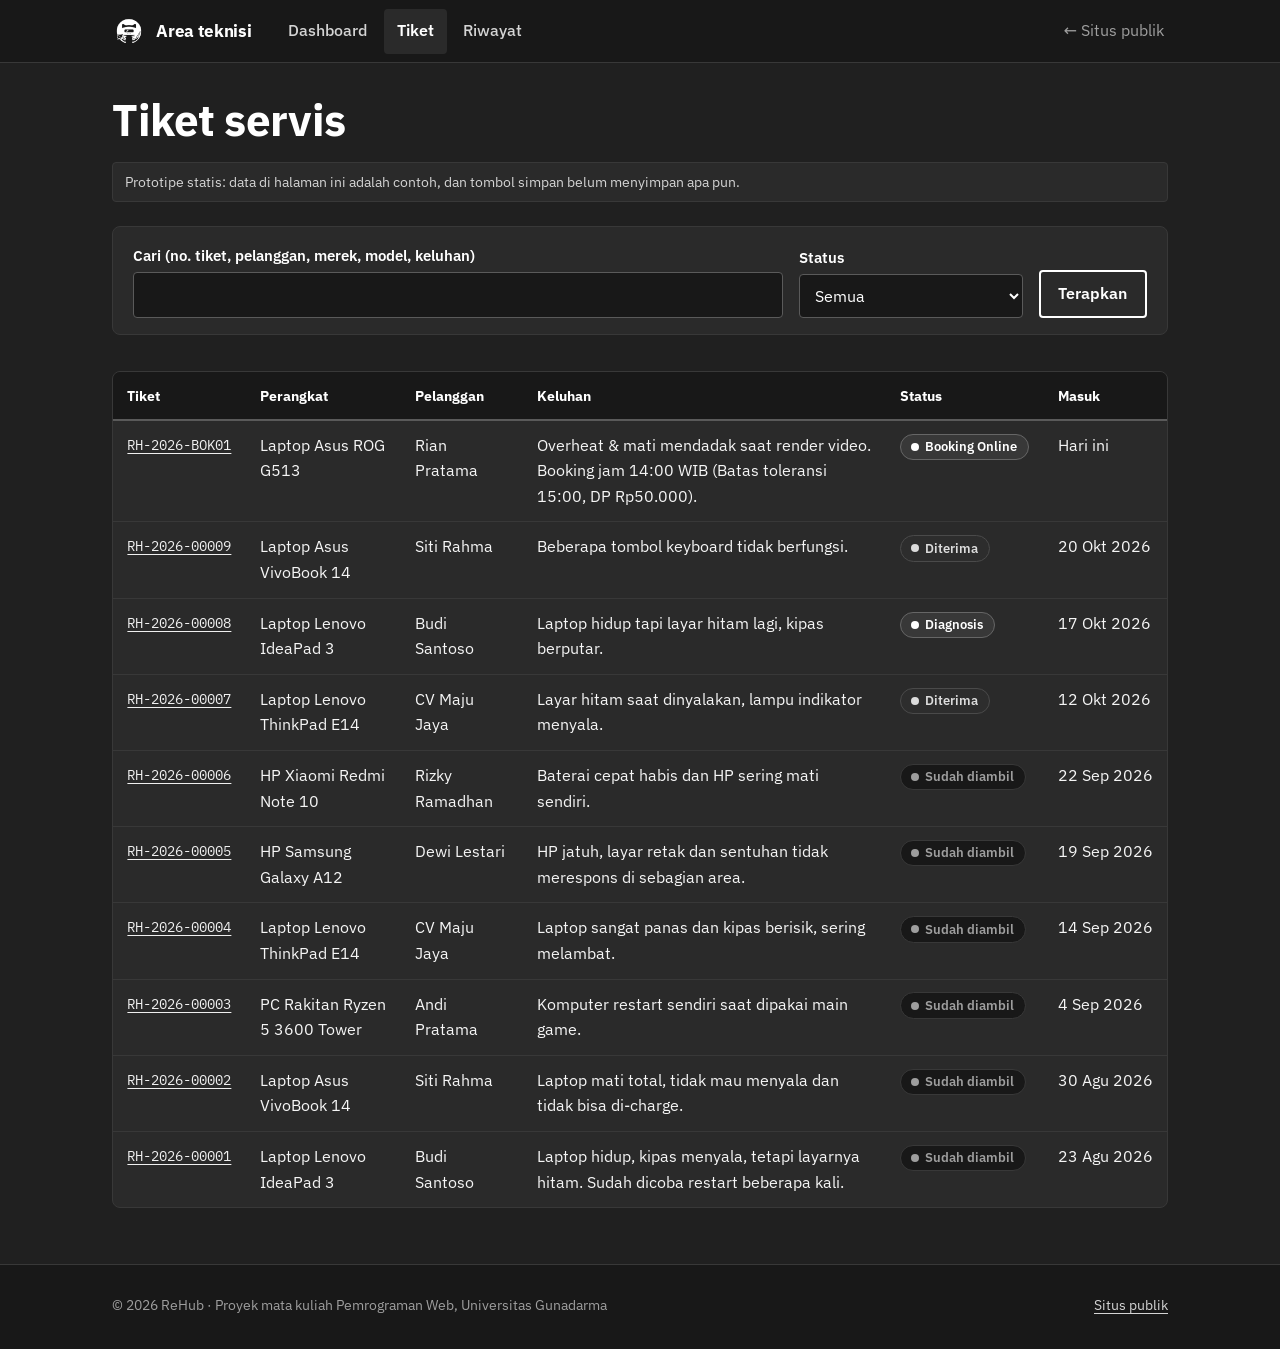
<file: web-statis/tiket.html>
<!DOCTYPE html>
<html lang="id">
<head>
  <meta charset="utf-8">
  <meta name="viewport" content="width=device-width, initial-scale=1">
  <title>Daftar tiket — ReHub</title>
  <meta name="description" content="Semua tiket servis dengan pencarian dan filter status.">
  <meta name="robots" content="noindex">
  <link rel="icon" type="image/png" href="img/logo.png">
  <meta name="theme-color" content="#202020">
  <link rel="stylesheet" href="css/style.css">
</head>
<body class="staff">
  <a class="skip" href="#utama">Lewati ke konten utama</a>
  <header class="staff-bar">
    <div class="wrap staff-bar-inner">
      <a class="brand" href="dashboard.html"><img class="brand-logo" src="img/logo.png" alt="" width="38" height="38"> <span class="brand-name">Area teknisi</span></a>
      <nav aria-label="Navigasi area teknisi">
        <ul>
          <li><a href="dashboard.html">Dashboard</a></li>
          <li><a href="tiket.html" aria-current="page">Tiket</a></li>
          <li><a href="riwayat.html">Riwayat</a></li>
        </ul>
      </nav>
      <a class="staff-exit" href="index.html">← Situs publik</a>
    </div>
  </header>

      <main id="utama" class="wrap">
        <header class="page-head">
          <h1>Tiket servis</h1>
        </header>
        <p class="proto-note">Prototipe statis: data di halaman ini adalah contoh, dan tombol simpan belum menyimpan apa pun.</p>

        <form class="filters" action="tiket.html" method="get" role="search">
          <div class="field grow">
            <label for="q">Cari (no. tiket, pelanggan, merek, model, keluhan)</label>
            <input id="q" name="q" type="search">
          </div>
          <div class="field">
            <label for="status">Status</label>
            <select id="status" name="status">
              <option value="">Semua</option>
              <option value="received">Diterima</option>
              <option value="diagnosis">Diagnosis</option>
              <option value="waiting">Menunggu persetujuan</option>
              <option value="repair">Dikerjakan</option>
              <option value="testing">Diuji</option>
              <option value="completed">Selesai</option>
              <option value="returned">Sudah diambil</option>
            </select>
          </div>
          <button class="btn btn-outline" type="submit">Terapkan</button>
        </form>

        <section class="section" aria-label="Daftar tiket">
          <div class="table-wrap">
            <table>
              <caption class="sr-only">Seluruh tiket servis, terbaru di atas</caption>
            <thead>
              <tr><th scope="col">Tiket</th><th scope="col">Perangkat</th><th scope="col">Pelanggan</th><th scope="col">Keluhan</th><th scope="col">Status</th><th scope="col">Masuk</th></tr>
            </thead>
            <tbody>
              <tr>
                <td><a href="tiket-detail.html">RH-2026-BOK01</a></td>
                <td>Laptop Asus ROG G513</td>
                <td>Rian Pratama</td>
                <td>Overheat &amp; mati mendadak. Booking jam 14:00 WIB (Batas toleransi 15:00, DP Rp50.000).</td>
                <td><span class="badge diagnosis">Booking Online</span></td>
                <td><time datetime="2026-11-03">Hari ini</time></td>
              </tr>
              <tr>
                <td><a href="tiket-detail.html">RH-2026-00009</a></td>
                <td>Laptop Asus VivoBook 14</td>
                <td>Siti Rahma</td>
                <td>Beberapa tombol keyboard tidak berfungsi.</td>
                <td><span class="badge received">Diterima</span></td>
                <td><time datetime="2026-10-20">20 Okt 2026</time></td>
              </tr>
              <tr>
                <td><a href="tiket-detail.html">RH-2026-00008</a></td>
                <td>Laptop Lenovo IdeaPad 3</td>
                <td>Budi Santoso</td>
                <td>Laptop hidup tapi layar hitam lagi, kipas berputar.</td>
                <td><span class="badge diagnosis">Diagnosis</span></td>
                <td><time datetime="2026-10-17">17 Okt 2026</time></td>
              </tr>
              <tr>
                <td><a href="tiket-detail.html">RH-2026-00007</a></td>
                <td>Laptop Lenovo ThinkPad E14</td>
                <td>CV Maju Jaya</td>
                <td>Layar hitam saat dinyalakan, lampu indikator menyala.</td>
                <td><span class="badge received">Diterima</span></td>
                <td><time datetime="2026-10-12">12 Okt 2026</time></td>
              </tr>
              <tr>
                <td><a href="tiket-detail.html">RH-2026-00006</a></td>
                <td>HP Xiaomi Redmi Note 10</td>
                <td>Rizky Ramadhan</td>
                <td>Baterai cepat habis dan HP sering mati sendiri.</td>
                <td><span class="badge returned">Sudah diambil</span></td>
                <td><time datetime="2026-09-22">22 Sep 2026</time></td>
              </tr>
              <tr>
                <td><a href="tiket-detail.html">RH-2026-00005</a></td>
                <td>HP Samsung Galaxy A12</td>
                <td>Dewi Lestari</td>
                <td>HP jatuh, layar retak dan sentuhan tidak merespons di sebagian area.</td>
                <td><span class="badge returned">Sudah diambil</span></td>
                <td><time datetime="2026-09-19">19 Sep 2026</time></td>
              </tr>
              <tr>
                <td><a href="tiket-detail.html">RH-2026-00004</a></td>
                <td>Laptop Lenovo ThinkPad E14</td>
                <td>CV Maju Jaya</td>
                <td>Laptop sangat panas dan kipas berisik, sering melambat.</td>
                <td><span class="badge returned">Sudah diambil</span></td>
                <td><time datetime="2026-09-14">14 Sep 2026</time></td>
              </tr>
              <tr>
                <td><a href="tiket-detail.html">RH-2026-00003</a></td>
                <td>PC Rakitan Ryzen 5 3600 Tower</td>
                <td>Andi Pratama</td>
                <td>Komputer restart sendiri saat dipakai main game.</td>
                <td><span class="badge returned">Sudah diambil</span></td>
                <td><time datetime="2026-09-04">4 Sep 2026</time></td>
              </tr>
              <tr>
                <td><a href="tiket-detail.html">RH-2026-00002</a></td>
                <td>Laptop Asus VivoBook 14</td>
                <td>Siti Rahma</td>
                <td>Laptop mati total, tidak mau menyala dan tidak bisa di-charge.</td>
                <td><span class="badge returned">Sudah diambil</span></td>
                <td><time datetime="2026-08-30">30 Agu 2026</time></td>
              </tr>
              <tr>
                <td><a href="tiket-detail.html">RH-2026-00001</a></td>
                <td>Laptop Lenovo IdeaPad 3</td>
                <td>Budi Santoso</td>
                <td>Laptop hidup, kipas menyala, tetapi layarnya hitam. Sudah dicoba restart beberapa kali.</td>
                <td><span class="badge returned">Sudah diambil</span></td>
                <td><time datetime="2026-08-23">23 Agu 2026</time></td>
              </tr>
            </tbody>
            </table>
          </div>
        </section>
      </main>

  <footer class="foot">
    <div class="wrap foot-inner">
      <p>© 2026 ReHub · Proyek mata kuliah Pemrograman Web, Universitas Gunadarma</p>
      <ul class="foot-links">
        <li><a href="index.html">Situs publik</a></li>
      </ul>
    </div>
  </footer>

  <script src="js/storage.js"></script>
  <script src="js/teknisi.js"></script>
</body>
</html>
</file>
<file: web-statis/css/style.css>
/* ==========================================================================
   ReHub — Master Stylesheet
   Tema: Monochrome Dark (#202020)
   Arsitektur: 100% Pure CSS Modular
   ========================================================================== */

/* 1. Pondasi & Reset */
@import "base.css";

/* 2. Struktur Tata Letak */
@import "layout.css";

/* 3. Komponen UI Reusable */
@import "components.css";

/* 4. Halaman Khusus Publik */
@import "beranda.css";
@import "portofolio.css";
@import "booking.css";

/* 5. Halaman Area Teknisi */
@import "teknisi.css";
</file>
